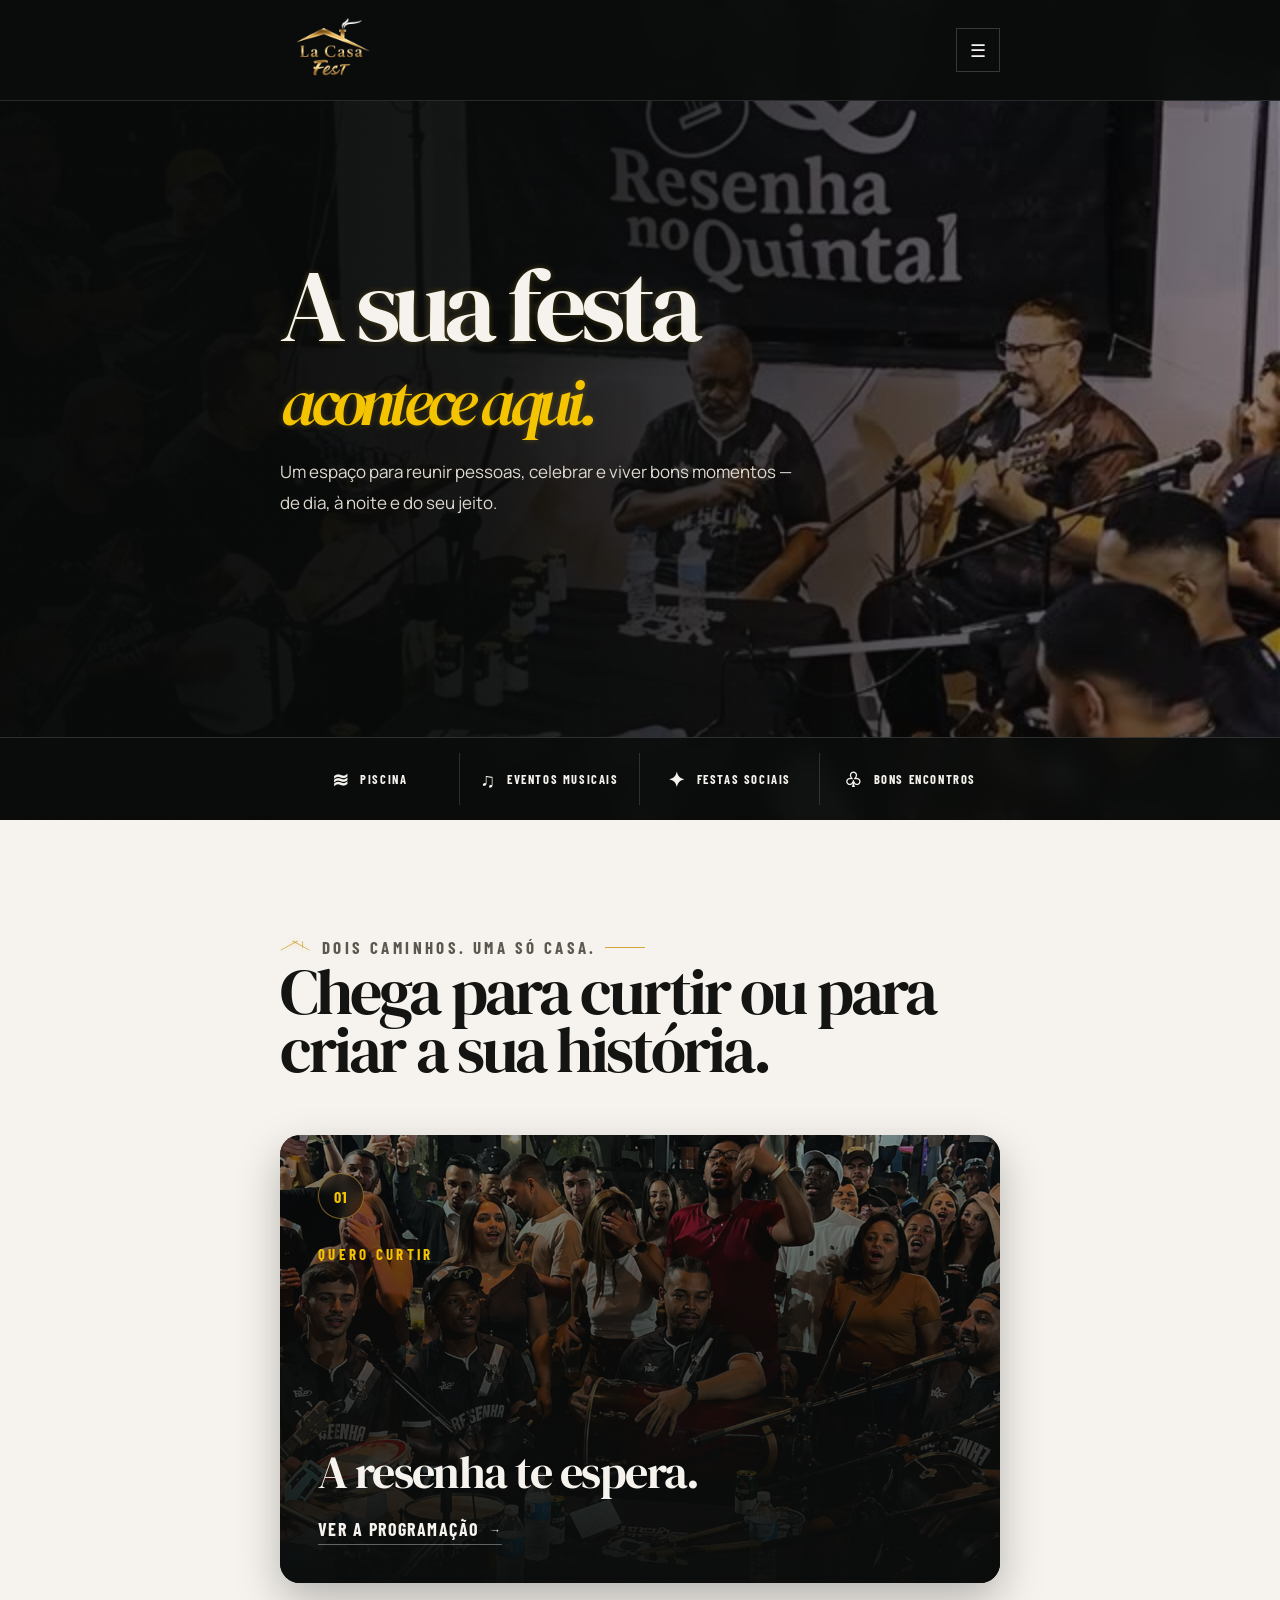
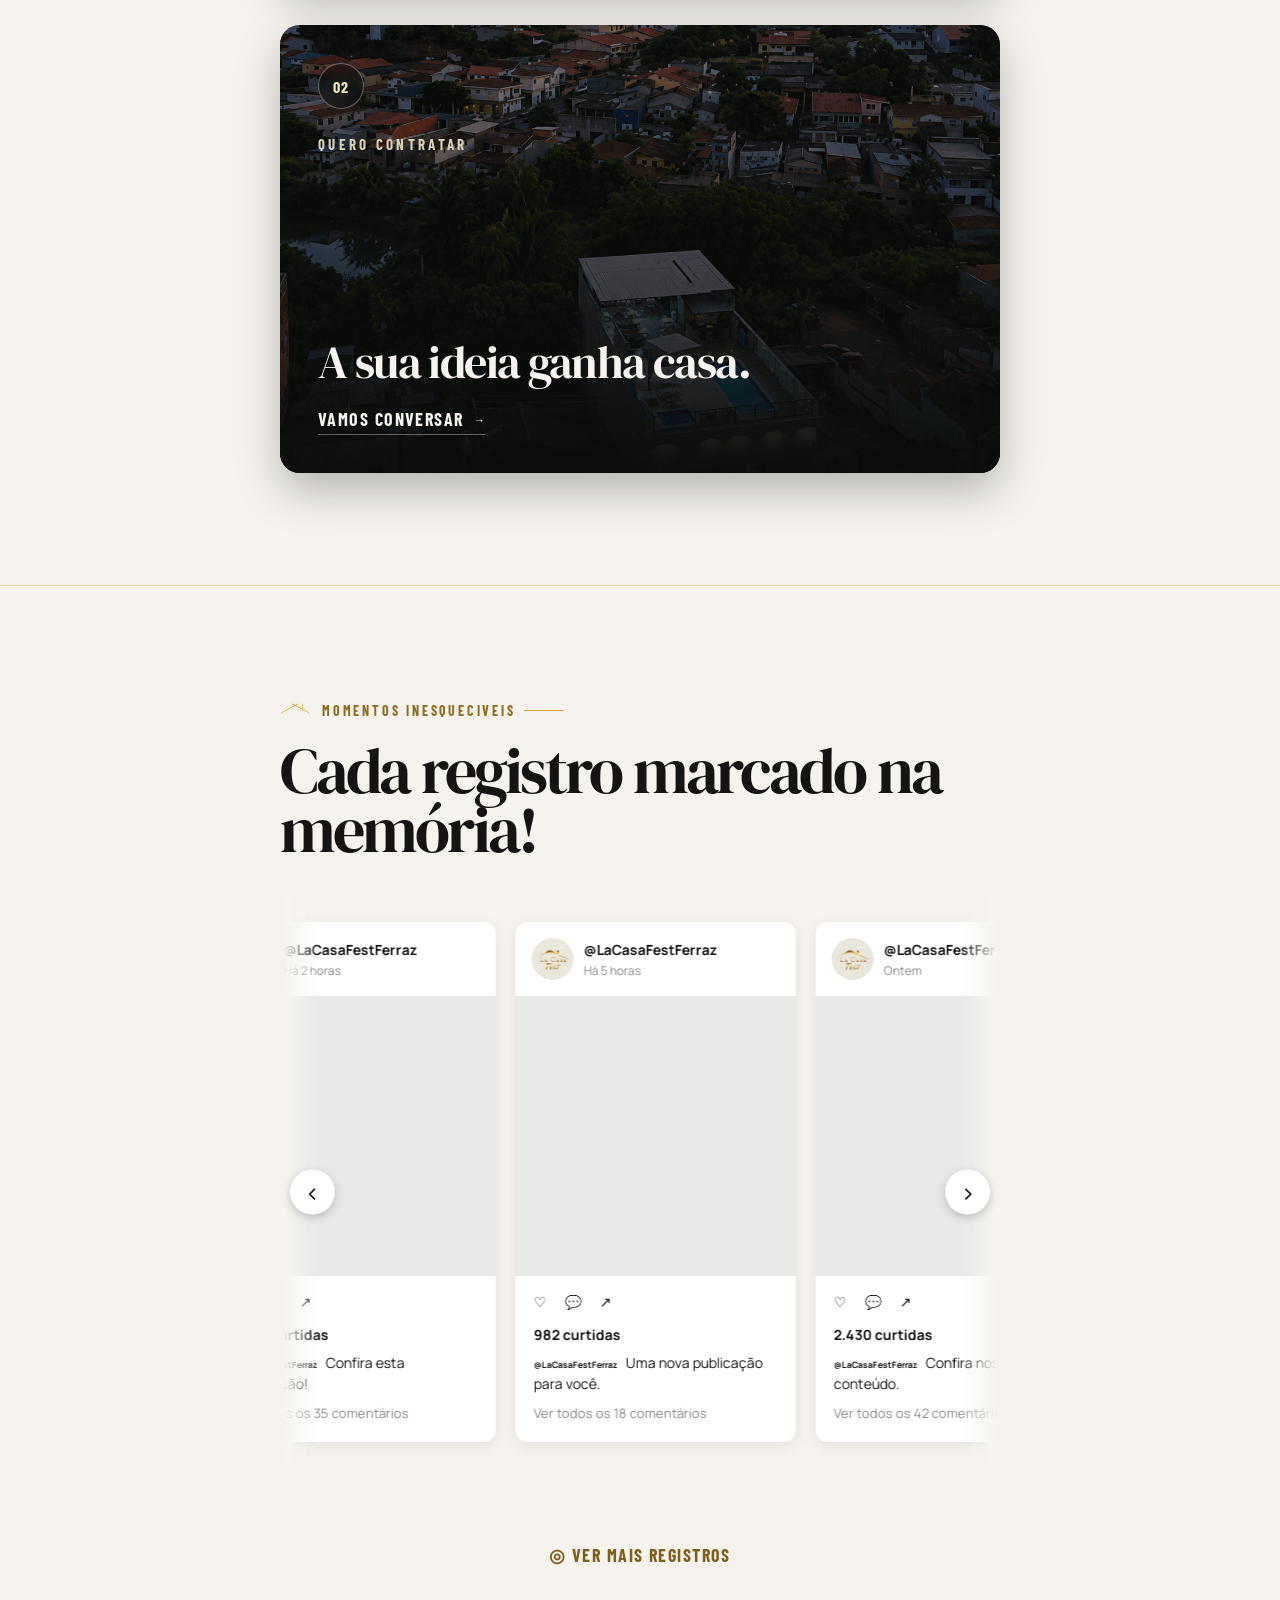
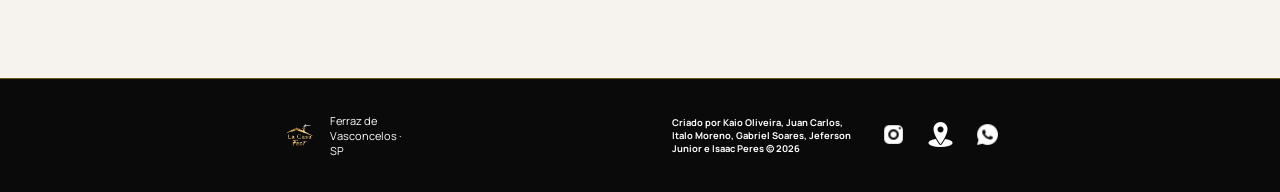
<file: SiteLaCasaFest-main/index.html>
<!doctype html>
<html lang="pt-BR">
  <head>
    <script>
      document.documentElement.classList.add("js-reveal");
    </script>
    <meta charset="UTF-8" />
    <meta name="viewport" content="width=device-width, initial-scale=1.0" />
    <meta
      name="description"
      content="La Casa Fest: espaço para eventos, locações e boas resenhas em Ferraz de Vasconcelos."
    />
    <link rel="icon" type="image/png" href="imagens/LAmLB.jpg" />
    <link rel="stylesheet" href="style.css" />
    <title>La Casa Fest | Ferraz de Vasconcelos</title>
  </head>

  <body>
    <!-- ============================================================
         HEADER / NAV — versão do La Casa Juan (logo + ícone WhatsApp)
         ============================================================ -->
    <header class="site-header header-drawer">
      <div class="site-width header-inner">
        <a
          class="brand"
          href="#inicio"
          aria-label="Ir ao início da La Casa Fest"
        >
          <img
            class="brand-wordmark"
            src="imagens/LAmLB-removebg-preview.png"
            alt="La Casa Fest"
          />
        </a>

        <input class="menu-toggle" id="menu-toggle" type="checkbox" />
        <label
          class="menu-label"
          for="menu-toggle"
          aria-label="Abrir menu"
        ></label>

        <nav class="main-nav" aria-label="Navegação principal">
          <a href="programacao.html">Programação</a>
          <a href="locacoes.html">Eventos e locações</a>
          <a class="nav-orcamento" href="formulario.html">Peça seu orçamento</a>
        </nav>
      </div>
    </header>

    <main>
      <!-- ==========================================================
           HERO — versão do siteLaCasa (vídeo de fim de tarde)
           ========================================================== -->
      <section class="hero" id="inicio" aria-labelledby="hero-title">
        <video
          class="hero-image hero-video"
          src="imagens/video3_melhorado.mp4"
          poster="imagens/lacasafest-galeria-palco.jpg"
          autoplay
          muted
          loop
          playsinline
        ></video>

        <div class="site-width">
          <div class="hero-content reveal">
            <h1 id="hero-title" class="font-display">
              A sua festa<br /><em>acontece aqui.</em>
            </h1>
            <p class="hero-copy">
              Um espaço para reunir pessoas, celebrar e viver bons momentos — de
              dia, à noite e do seu jeito.
            </p>
          </div>
        </div>

        <div class="hero-attributes">
          <div class="site-width attributes-inner reveal-stagger">
            <div class="attribute reveal-scale">≋ <span>Piscina</span></div>
            <div class="attribute reveal-scale">
              ♫ <span>Eventos musicais</span>
            </div>
            <div class="attribute reveal-scale">
              ✦ <span>Festas sociais</span>
            </div>
            <div class="attribute reveal-scale">
              ♧ <span>Bons encontros</span>
            </div>
          </div>
        </div>
      </section>

      <!-- ==========================================================
           DOIS CAMINHOS — versão do Parte Do Isaac
           (numeração em medalhão, cards arredondados e hover elevado)
           ========================================================== -->
      <section class="paper-section" id="rotas" aria-labelledby="rotas-title">
        <div class="site-width">
          <div class="section-head reveal">
            <div>
              <p class="eyebrow">
                <span class="roof-mark"><i></i></span> Dois caminhos. Uma só
                casa.
              </p>
              <h2 class="section-title" id="rotas-title">
                Chega para curtir ou para criar a sua história.
              </h2>
            </div>
          </div>
          <div class="route-grid reveal-stagger">
            <a class="route reveal" href="programacao.html">
              <span class="route-number">01</span>
              <img
                src="imagens/rota-01-curtir.png"
                alt="Roda de samba e público em evento noturno"
              />
              <div class="route-content">
                <span class="route-label">Quero curtir</span>
                <div>
                  <h3>A resenha te espera.</h3>
                  <span class="route-link">Ver a programação <b>→</b></span>
                </div>
              </div>
            </a>
            <a class="route reveal" href="locacoes.html">
              <span class="route-number">02</span>
              <img
                src="imagens/rota-02-contratar.png"
                alt="Piscina e deck da La Casa Fest durante o dia"
              />
              <div class="route-content">
                <span class="route-label">Quero contratar</span>
                <div>
                  <h3>A sua ideia ganha casa.</h3>
                  <span class="route-link">Vamos conversar <b>→</b></span>
                </div>
              </div>
            </a>
          </div>
        </div>
      </section>

      <!-- ==========================================================
           PROGRAMAÇÃO — seção trazida do La Casa Juan
           ========================================================== --><!-- ==========================================================
           GALERIA — carrossel do Jeferson (feed estilo Instagram)
           ========================================================== -->
      <section
        class="paper-section"
        id="galeria"
        aria-labelledby="galeria-title"
      >
        <div class="site-width">
          <div class="gallery-split">
            <div class="gallery-text reveal-left">
              <p class="eyebrow">
                <span class="roof-mark"><i></i></span>Momentos Inesqueciveis
              </p>
              <h2 class="section-title" id="galeria-title">
                Cada registro marcado na memória!
              </h2>
            </div>

            <div class="catalogo reveal-right">
              <button
                class="botao esquerda"
                type="button"
                aria-label="Publicação anterior"
              >
                <
              </button>

              <div
                class="feed"
                id="feed"
                role="region"
                tabindex="0"
                aria-label="Publicações do Instagram da La Casa Fest"
              >
                <div class="feed-trilho" id="trilho">
                  <article class="post">
                    <div class="post-header">
                      <div class="avatar">
                        <img
                          src="imagens/LAmLB-removebg-preview.png"
                          alt=""
                          draggable="false"
                        />
                      </div>
                      <div>
                        <div class="usuario">@LaCasaFestFerraz</div>
                        <div class="data">Há 2 horas</div>
                      </div>
                    </div>
                    <div class="imagem-post">
                      <video
                        src="midia/Gif04.mp4"
                        muted
                        loop
                        playsinline
                        preload="metadata"
                        draggable="false"
                        aria-hidden="true"
                        autoplay
                        muted
                        loop
                        playsinline
                      ></video>
                    </div>
                    <div class="conteudo">
                      <div class="acoes">
                        <span>♡</span><span>💬</span><span>↗</span>
                      </div>
                      <div class="curtidas">1.250 curtidas</div>
                      <div class="legenda">
                        <strong>@LaCasaFestFerraz</strong>
                        Confira esta publicação!
                      </div>
                      <div class="comentarios">Ver todos os 35 comentários</div>
                    </div>
                  </article>

                  <article class="post">
                    <div class="post-header">
                      <div class="avatar">
                        <img
                          src="imagens/LAmLB-removebg-preview.png"
                          alt=""
                          draggable="false"
                        />
                      </div>
                      <div>
                        <div class="usuario">@LaCasaFestFerraz</div>
                        <div class="data">Há 5 horas</div>
                      </div>
                    </div>
                    <div class="imagem-post">
                      <video
                        src="midia/gif01.mp4"
                        muted
                        loop
                        playsinline
                        preload="metadata"
                        draggable="false"
                        aria-hidden="true"
                        autoplay
                        muted
                        loop
                        playsinline
                      ></video>
                    </div>
                    <div class="conteudo">
                      <div class="acoes">
                        <span>♡</span><span>💬</span><span>↗</span>
                      </div>
                      <div class="curtidas">982 curtidas</div>
                      <div class="legenda">
                        <strong>@LaCasaFestFerraz</strong>
                        Uma nova publicação para você.
                      </div>
                      <div class="comentarios">Ver todos os 18 comentários</div>
                    </div>
                  </article>

                  <article class="post">
                    <div class="post-header">
                      <div class="avatar">
                        <img
                          src="imagens/LAmLB-removebg-preview.png"
                          alt=""
                          draggable="false"
                        />
                      </div>
                      <div>
                        <div class="usuario">@LaCasaFestFerraz</div>
                        <div class="data">Ontem</div>
                      </div>
                    </div>
                    <div class="imagem-post">
                      <video
                        src="midia/Gif03.mp4"
                        muted
                        loop
                        playsinline
                        preload="metadata"
                        draggable="false"
                        aria-hidden="true"
                        autoplay
                        muted
                        loop
                        playsinline
                      ></video>
                    </div>
                    <div class="conteudo">
                      <div class="acoes">
                        <span>♡</span><span>💬</span><span>↗</span>
                      </div>
                      <div class="curtidas">2.430 curtidas</div>
                      <div class="legenda">
                        <strong>@LaCasaFestFerraz</strong>
                        Confira nosso novo conteúdo.
                      </div>
                      <div class="comentarios">Ver todos os 42 comentários</div>
                    </div>
                  </article>

                  <article class="post">
                    <div class="post-header">
                      <div class="avatar">
                        <img
                          src="imagens/LAmLB-removebg-preview.png"
                          alt=""
                          draggable="false"
                        />
                      </div>
                      <div>
                        <div class="usuario">@LaCasaFestFerraz</div>
                        <div class="data">Ontem</div>
                      </div>
                    </div>
                    <div class="imagem-post">
                      <video
                        src="midia/Gif02.mp4"
                        muted
                        loop
                        playsinline
                        preload="metadata"
                        draggable="false"
                        aria-hidden="true"
                        autoplay
                        muted
                        loop
                        playsinline
                      ></video>
                    </div>
                    <div class="conteudo">
                      <div class="acoes">
                        <span>♡</span><span>💬</span><span>↗</span>
                      </div>
                      <div class="curtidas">3.120 curtidas</div>
                      <div class="legenda">
                        <strong>@LaCasaFestFerraz</strong>
                        Mais uma publicação especial.
                      </div>
                      <div class="comentarios">Ver todos os 67 comentários</div>
                    </div>
                  </article>

                  <article class="post">
                    <div class="post-header">
                      <div class="avatar">
                        <img
                          src="imagens/LAmLB-removebg-preview.png"
                          alt=""
                          draggable="false"
                        />
                      </div>
                      <div>
                        <div class="usuario">@LaCasaFestFerraz</div>
                        <div class="data">2 dias atrás</div>
                      </div>
                    </div>
                    <div class="imagem-post">
                      <video
                        src="midia/Gif06.mp4"
                        muted
                        loop
                        playsinline
                        preload="metadata"
                        draggable="false"
                        aria-hidden="true"
                        autoplay
                        muted
                        loop
                        playsinline
                      ></video>
                    </div>
                    <div class="conteudo">
                      <div class="acoes">
                        <span>♡</span><span>💬</span><span>↗</span>
                      </div>
                      <div class="curtidas">745 curtidas</div>
                      <div class="legenda">
                        <strong>@LaCasaFestFerraz</strong>
                        Veja esta novidade!
                      </div>
                      <div class="comentarios">Ver todos os 12 comentários</div>
                    </div>
                  </article>

                  <article class="post">
                    <div class="post-header">
                      <div class="avatar">
                        <img
                          src="imagens/LAmLB-removebg-preview.png"
                          alt=""
                          draggable="false"
                        />
                      </div>
                      <div>
                        <div class="usuario">@LaCasaFestFerraz</div>
                        <div class="data">3 dias atrás</div>
                      </div>
                    </div>
                    <div class="imagem-post">
                      <video
                        src="midia/Gif05.mp4"
                        muted
                        loop
                        playsinline
                        preload="metadata"
                        draggable="false"
                        aria-hidden="true"
                        autoplay
                        muted
                        loop
                        playsinline
                      ></video>
                    </div>
                    <div class="conteudo">
                      <div class="acoes">
                        <span>♡</span><span>💬</span><span>↗</span>
                      </div>
                      <div class="curtidas">1.876 curtidas</div>
                      <div class="legenda">
                        <strong>@LaCasaFestFerraz</strong>
                        Conteúdo exclusivo.
                      </div>
                      <div class="comentarios">Ver todos os 29 comentários</div>
                    </div>
                  </article>
                </div>
              </div>

              <button
                class="botao direita"
                type="button"
                aria-label="Próxima publicação"
              >
                >
              </button>
            </div>
          </div>

          <div class="indicador reveal">
            <a
              class="gallery-more"
              href="https://www.instagram.com/lacasafestferraz/"
              target="_blank"
              rel="noreferrer"
              >◎ Ver mais registros</a
            >
          </div>
        </div>
      </section>

      <!-- ==========================================================
           VAMOS CONVERSAR — seção trazida do La Casa Juan
           ========================================================== -->
    </main>

    <!-- ============================================================
         FOOTER — versão do La Casa Juan (logo + ícones sociais)
         ============================================================ -->
    <footer class="site-footer">
      <div class="site-width footer-inner reveal">
        <div class="footer-brand">
          <img src="imagens/LAmLB-removebg-preview.png" alt="La Casa Fest" />
          <div>
            <p>Ferraz de Vasconcelos · SP</p>
          </div>
          <div class="creditos">
            <p>
              <strong
                >Criado por Kaio Oliveira, Juan Carlos, Italo Moreno, Gabriel
                Soares, Jeferson Junior e Isaac Peres © 2026</strong
              >
            </p>
          </div>
        </div>
        <nav class="footer-links" aria-label="Links do rodapé">
          <a
            href="https://www.instagram.com/lacasafestferraz/"
            target="_blank"
            rel="noreferrer"
            aria-label="Instagram"
            ><img src="imagens/Redes Sociais/instagram.png" alt="" /></a
          ><a
            href="https://www.google.com/maps/search/?api=1&query=Av.+Dom+Pedro+II,+320,+Vila+Romanopolis,+Ferraz+de+Vasconcelos+-+SP"
            target="_blank"
            rel="noreferrer"
            aria-label="Como chegar"
            ><img src="imagens/icons8-place-marker-50.png" alt="" /></a
          ><a
            href="https://wa.me/5511977941642"
            target="_blank"
            rel="noreferrer"
            aria-label="WhatsApp"
            ><img src="imagens/Redes Sociais/whatsapp.png" alt=""
          /></a>
        </nav>
      </div>
    </footer>

    <a
      class="mobile-wa"
      href="https://wa.me/5511977941642"
      target="_blank"
      rel="noreferrer"
      >⌕ WhatsApp</a
    >
    <script src="script/carrossel.js"></script>
    <script src="script/reveal.js"></script>
  </body>
</html>
</file>
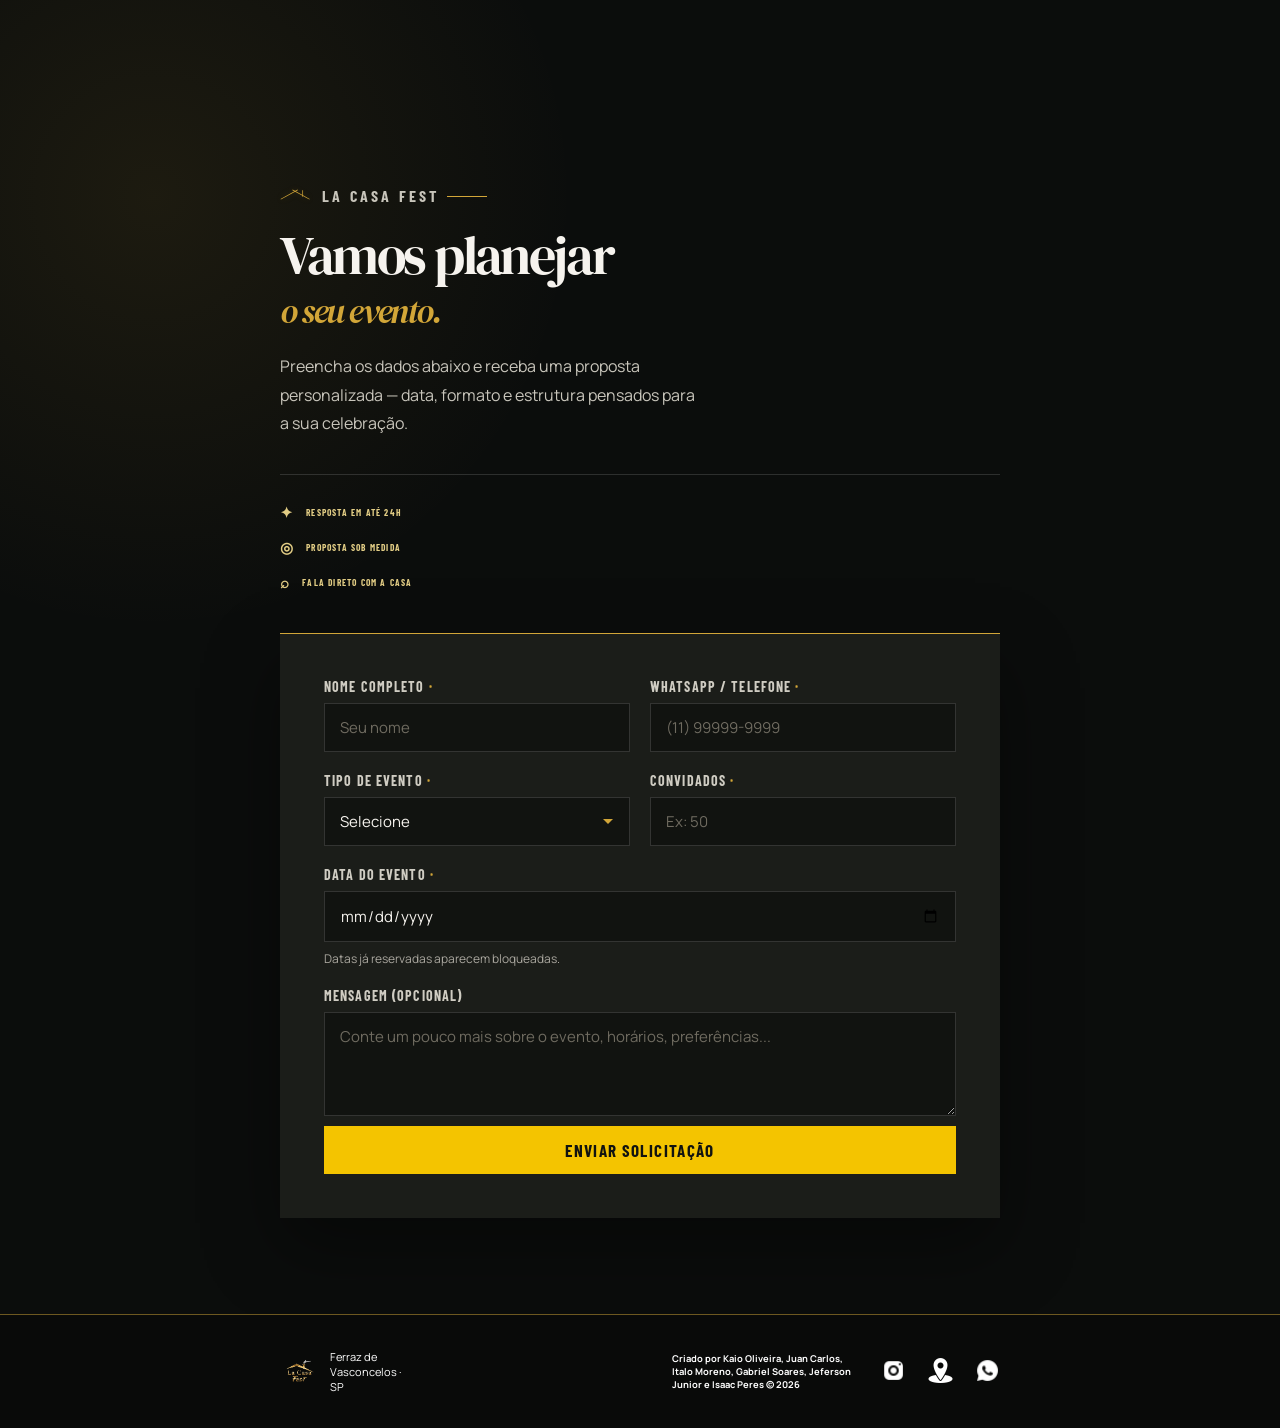
<file: SiteLaCasaFest-main/formulario.html>
<!doctype html>
<html lang="pt-BR">
  <head>
    <script>
      document.documentElement.classList.add("js-reveal");
    </script>
    <meta charset="UTF-8" />
    <meta name="viewport" content="width=device-width, initial-scale=1.0" />
    <meta
      name="description"
      content="La Casa Fest: locações, formatos de evento e solicitação de orçamento em Ferraz de Vasconcelos."
    />
    <link rel="icon" type="image/png" href="imagens/LAmLB.jpg" />
    <link rel="stylesheet" href="style.css" />
    <title>Programação | La Casa Fest</title>
  </head>

  <body>
    <section class="orcamento-section" id="orcamento">
      <div class="site-width orcamento-layout">
        <!-- INTRODUÇÃO -->
        <div class="orcamento-intro reveal-left">
          <p class="eyebrow">
            <span class="roof-mark"><i></i></span>
            La Casa Fest
          </p>

          <h2 class="section-title" id="orcamento-title">
            Vamos planejar<br />
            <em>o seu evento.</em>
          </h2>

          <p>
            Preencha os dados abaixo e receba uma proposta personalizada — data,
            formato e estrutura pensados para a sua celebração.
          </p>

          <div class="orcamento-highlights reveal-stagger">
            <div class="reveal-scale">
              ✦
              <span>Resposta em até 24h</span>
            </div>

            <div class="reveal-scale">
              ◎
              <span>Proposta sob medida</span>
            </div>

            <div class="reveal-scale">
              ⌕
              <span>Fala direto com a casa</span>
            </div>
          </div>
        </div>

        <!-- FORMULÁRIO -->
        <div class="orcamento-card reveal-right" id="formCard">
          <div class="alert alert-error" id="formError" hidden></div>
          <div class="alert alert-success" id="formSuccess" hidden></div>

          <form id="orcamentoForm" autocomplete="on">
            <div class="form-grid">
              <div class="form-group">
                <label for="nome">
                  Nome completo
                  <span class="req">*</span>
                </label>
                <input
                  type="text"
                  id="nome"
                  name="nome"
                  placeholder="Seu nome"
                  required
                  maxlength="120"
                />
              </div>

              <div class="form-group">
                <label for="telefone">
                  WhatsApp / Telefone
                  <span class="req">*</span>
                </label>
                <input
                  type="tel"
                  id="telefone"
                  name="telefone"
                  placeholder="(11) 99999-9999"
                  required
                  maxlength="20"
                />
              </div>

              <div class="form-group">
                <label for="tipoEvento">
                  Tipo de evento
                  <span class="req">*</span>
                </label>
                <select id="tipoEvento" name="tipoEvento" required>
                  <option value="" disabled selected>Selecione</option>
                  <option value="Aniversário">Aniversário</option>
                  <option value="Casamento">Casamento</option>
                  <option value="Confraternização">Confraternização</option>
                  <option value="Formatura">Formatura</option>
                  <option value="Chá de bebê">Chá de bebê</option>
                  <option value="Chá revelação">Chá revelação</option>
                  <option value="Corporativo">Corporativo</option>
                  <option value="Outro">Outro</option>
                </select>
              </div>

              <div class="form-group">
                <label for="quantidadeConvidados">
                  Convidados
                  <span class="req">*</span>
                </label>
                <input
                  type="number"
                  id="quantidadeConvidados"
                  name="quantidadeConvidados"
                  placeholder="Ex: 50"
                  min="1"
                  required
                />
              </div>

              <div class="form-group full">
                <label for="dataEvento">
                  Data do evento
                  <span class="req">*</span>
                </label>
                <input type="date" id="dataEvento" name="dataEvento" required />
                <span class="hint" id="dataHint">
                  Datas já reservadas aparecem bloqueadas.
                </span>
              </div>

              <div class="form-group full">
                <label for="mensagem">Mensagem (opcional)</label>
                <textarea
                  id="mensagem"
                  name="mensagem"
                  placeholder="Conte um pouco mais sobre o evento, horários, preferências..."
                  maxlength="1000"
                ></textarea>
              </div>
            </div>

            <button type="submit" class="button primary" id="btnEnviar">
              Enviar solicitação
            </button>
          </form>

          <!-- PAINEL DE SUCESSO -->
          <div class="success-panel" id="successPanel" hidden>
            <div class="success-icon">✓</div>
            <h3>Solicitação enviada!</h3>
            <p>Recebemos seu pedido de orçamento.</p>
            <p class="success-note">Para agilizar, fale conosco no WhatsApp:</p>
            <a
              href="#"
              class="button whatsapp"
              id="btnWhatsapp"
              target="_blank"
              rel="noopener"
            >
              <svg
                width="20"
                height="20"
                viewBox="0 0 24 24"
                fill="currentColor"
              >
                <path
                  d="M17.472 14.382c-.297-.149-1.758-.867-2.03-.967-.273-.099-.471-.148-.67.15-.197.297-.767.966-.94 1.164-.173.199-.347.223-.644.075-.297-.15-1.255-.463-2.39-1.475-.883-.788-1.48-1.761-1.653-2.059-.173-.297-.018-.458.13-.606.134-.133.298-.347.446-.52.149-.174.198-.298.198-.497.099-.198.05-.371-.025-.52-.075-.149-.669-1.612-.916-2.207-.242-.579-.487-.5-.669-.51-.173-.008-.371-.01-.57-.01-.198 0-.52.074-.792.372-.272.297-1.04 1.016-1.04 2.479 0 1.462 1.065 2.875 1.213 3.074.149.198 2.096 3.2 5.077 4.487.709.306 1.262.489 1.694.625.712.227 1.36.195 1.871.118.571-.085 1.758-.719 2.006-1.413.248-.694.248-1.289.173-1.413-.074-.124-.272-.198-.57-.347m-5.421 7.403h-.004a9.87 9.87 0 01-5.031-1.378l-.361-.214-3.741.982.998-3.648-.235-.374a9.86 9.86 0 01-1.51-5.26c.001-5.45 4.436-9.884 9.888-9.884 2.64 0 5.122 1.03 6.988 2.898a9.825 9.825 0 012.893 6.994c-.003 5.45-4.435 9.884-9.85 9.884m8.413-18.297A11.815 11.815 0 0012.05 0C5.495 0 .16 5.335.157 11.892c0 2.096.547 4.142 1.588 5.945L.057 24l6.305-1.654a11.882 11.882 0 005.683 1.448h.005c6.554 0 11.89-5.335 11.893-11.893a11.821 11.821 0 00-3.48-8.413z"
                />
              </svg>
              Abrir WhatsApp
            </a>
            <button type="button" class="button ghost" id="btnNovo">
              Fazer outra solicitação
            </button>
          </div>
        </div>
      </div>
    </section>

    <!-- ============================================================
       FOOTER — mesmo padrão das outras páginas (logo + ícones sociais)
       ============================================================ -->
    <footer class="site-footer">
      <div class="site-width footer-inner reveal">
        <div class="footer-brand">
          <img src="imagens/LAmLB-removebg-preview.png" alt="La Casa Fest" />
          <div>
            <p>Ferraz de Vasconcelos · SP</p>
          </div>
          <div class="creditos">
            <p>
              <strong
                >Criado por Kaio Oliveira, Juan Carlos, Italo Moreno, Gabriel
                Soares, Jeferson Junior e Isaac Peres © 2026</strong
              >
            </p>
          </div>
        </div>
        <nav class="footer-links" aria-label="Links do rodapé">
          <a
            href="https://www.instagram.com/lacasafestferraz/"
            target="_blank"
            rel="noreferrer"
            aria-label="Instagram"
            ><img src="imagens/Redes Sociais/instagram.png" alt="" /></a
          ><a
            href="https://www.google.com/maps/search/?api=1&query=Av.+Dom+Pedro+II,+320,+Vila+Romanopolis,+Ferraz+de+Vasconcelos+-+SP"
            target="_blank"
            rel="noreferrer"
            aria-label="Como chegar"
            ><img src="imagens/icons8-place-marker-50.png" alt="" /></a
          ><a
            href="https://wa.me/5511977941642"
            target="_blank"
            rel="noreferrer"
            aria-label="WhatsApp"
            ><img src="imagens/Redes Sociais/whatsapp.png" alt=""
          /></a>
        </nav>
      </div>
    </footer>

    <a
      class="mobile-wa"
      href="https://wa.me/5511977941642"
      target="_blank"
      rel="noreferrer"
      >WhatsApp</a
    >
    <script src="script/formulario.js"></script>
    <script src="script/reveal.js"></script>
  </body>
</html>
</file>
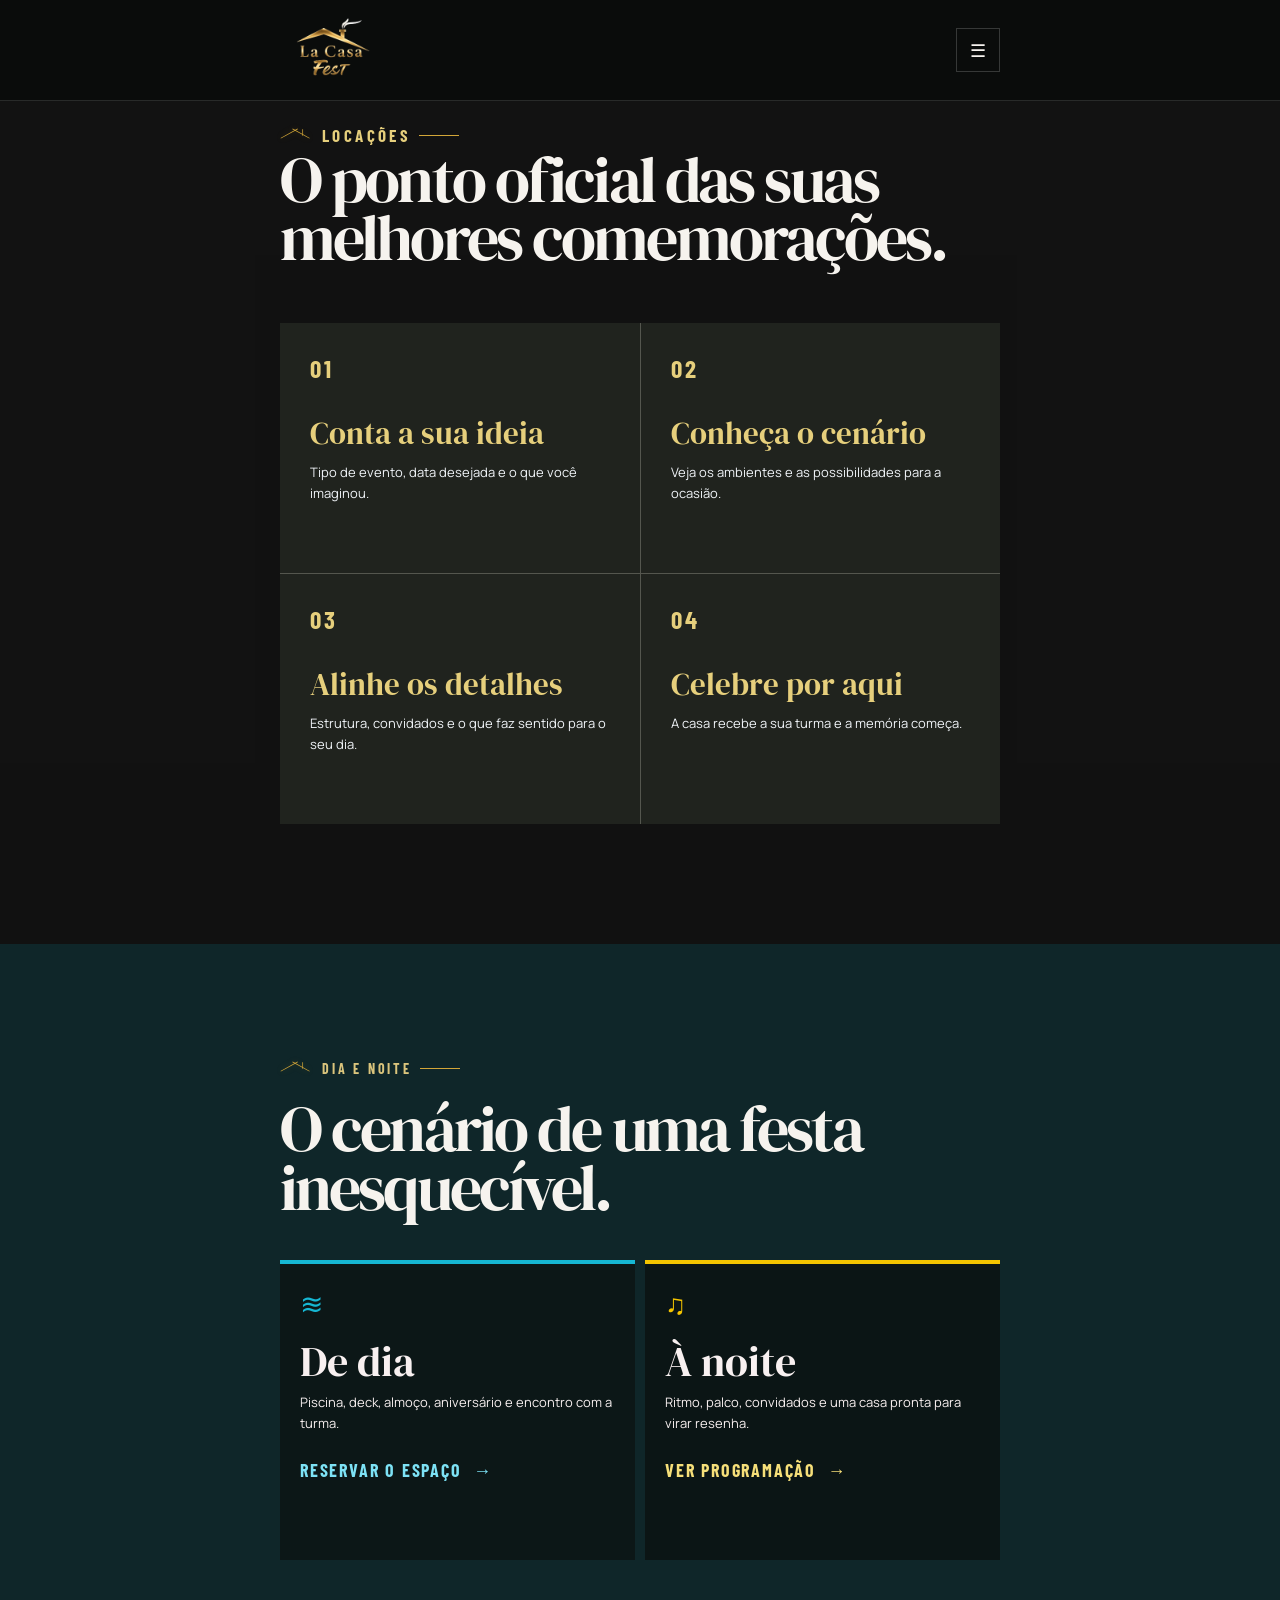
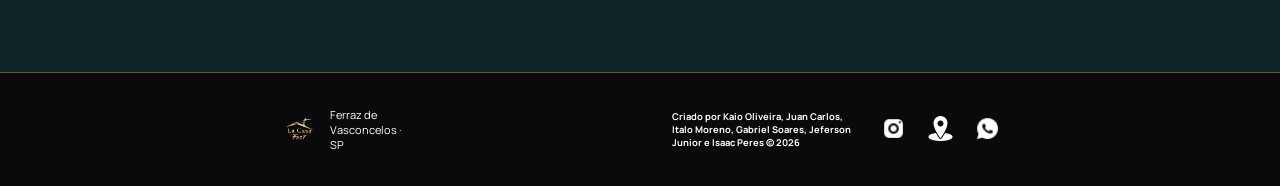
<file: SiteLaCasaFest-main/locacoes.html>
<!doctype html>
<html lang="pt-BR">
  <head>
    <script>
      document.documentElement.classList.add("js-reveal");
    </script>
    <meta charset="UTF-8" />
    <meta name="viewport" content="width=device-width, initial-scale=1.0" />
    <meta
      name="description"
      content="La Casa Fest: locações, formatos de evento e solicitação de orçamento em Ferraz de Vasconcelos."
    />
    <link rel="icon" type="image/png" href="imagens/LAmLB.jpg" />
    <link rel="stylesheet" href="style.css" />
    <title>Programação | La Casa Fest</title>
  </head>

  <body>
    <!-- ============================================================
         HEADER / NAV — mesmo padrão da home (logo + ícone WhatsApp)
         Os links da navegação apontam de volta para as seções da home.
         ============================================================ -->
    <main>
      <header class="site-header">
        <div class="site-width header-inner">
          <a
            class="brand"
            href="index.html#inicio"
            aria-label="Ir ao início da La Casa Fest"
          >
            <img
              class="brand-wordmark"
              src="imagens/LAmLB-removebg-preview.png"
              alt="La Casa Fest"
            />
          </a>
          <input class="menu-toggle" id="menu-toggle" type="checkbox" />
          <label
            class="menu-label"
            for="menu-toggle"
            aria-label="Abrir menu"
          ></label>
          <nav class="main-nav" aria-label="Navegação principal">
            <a href="programacao.html">Programação</a>
            <a href="locacoes.html">Eventos e locações</a>
            <a class="nav-orcamento" href="formulario.html"
              >Peça seu orçamento</a
            >
          </nav>
        </div>
      </header>
      <section
        class="dark-section"
        id="locacoes"
        aria-labelledby="locacoes-title"
      >
        <div class="site-width">
          <div class="section-head reveal">
            <div>
              <p class="eyebrow light">
                <span class="roof-mark"><i></i></span> Locações
              </p>
              <h2 class="section-title" id="locacoes-title">
                O ponto oficial das suas melhores comemorações.
              </h2>
            </div>
          </div>
          <div class="process-grid reveal-stagger">
            <div class="process-step reveal">
              <span class="process-number">01</span>
              <h3>Conta a sua ideia</h3>
              <p>Tipo de evento, data desejada e o que você imaginou.</p>
            </div>
            <div class="process-step reveal">
              <span class="process-number">02</span>
              <h3>Conheça o cenário</h3>
              <p>Veja os ambientes e as possibilidades para a ocasião.</p>
            </div>
            <div class="process-step reveal">
              <span class="process-number">03</span>
              <h3>Alinhe os detalhes</h3>
              <p>Estrutura, convidados e o que faz sentido para o seu dia.</p>
            </div>
            <div class="process-step reveal">
              <span class="process-number">04</span>
              <h3>Celebre por aqui</h3>
              <p>A casa recebe a sua turma e a memória começa.</p>
            </div>
          </div>
        </div>
      </section>
      <section
        class="blue-section"
        id="momentos"
        aria-labelledby="moments-title"
      >
        <div class="site-width moments-layout">
          <div class="reveal-left">
            <p class="eyebrow light">
              <span class="roof-mark"><i></i></span> Dia e noite
            </p>
            <h2 class="section-title" id="moments-title">
              O cenário de uma festa inesquecível.
            </h2>
          </div>
          <div class="moments-cards reveal-stagger">
            <article class="moment-card reveal-scale">
              <span>≋</span>
              <h3>De dia</h3>
              <p>Piscina, deck, almoço, aniversário e encontro com a turma.</p>
              <a href="formulario.html">Reservar o espaço&nbsp; →</a>
            </article>
            <article class="moment-card reveal-scale">
              <span>♫</span>
              <h3>À noite</h3>
              <p>
                Ritmo, palco, convidados e uma casa pronta para virar resenha.
              </p>
              <a href="programacao.html">Ver programação&nbsp; →</a>
            </article>
          </div>
        </div>
      </section>
    </main>

    <!-- ============================================================
         FOOTER — mesmo padrão da home (logo + ícones sociais)
         ============================================================ -->
    <footer class="site-footer">
      <div class="site-width footer-inner reveal">
        <div class="footer-brand">
          <img src="imagens/LAmLB-removebg-preview.png" alt="La Casa Fest" />
          <div>
            <p>Ferraz de Vasconcelos · SP</p>
          </div>
          <div class="creditos">
            <p>
              <strong
                >Criado por Kaio Oliveira, Juan Carlos, Italo Moreno, Gabriel
                Soares, Jeferson Junior e Isaac Peres © 2026</strong
              >
            </p>
          </div>
        </div>
        <nav class="footer-links" aria-label="Links do rodapé">
          <a
            href="https://www.instagram.com/lacasafestferraz/"
            target="_blank"
            rel="noreferrer"
            aria-label="Instagram"
            ><img src="imagens/Redes Sociais/instagram.png" alt="" /></a
          ><a
            href="https://www.google.com/maps/search/?api=1&query=Av.+Dom+Pedro+II,+320,+Vila+Romanopolis,+Ferraz+de+Vasconcelos+-+SP"
            target="_blank"
            rel="noreferrer"
            aria-label="Como chegar"
            ><img src="imagens/icons8-place-marker-50.png" alt="" /></a
          ><a
            href="https://wa.me/5511977941642"
            target="_blank"
            rel="noreferrer"
            aria-label="WhatsApp"
            ><img src="imagens/Redes Sociais/whatsapp.png" alt=""
          /></a>
        </nav>
      </div>
    </footer>

    <a
      class="mobile-wa"
      href="https://wa.me/5511977941642"
      target="_blank"
      rel="noreferrer"
      ><img src="imagens/Redes Sociais/whatsapp.png" alt=""> WhatsApp</a
    >

    <script src="script/reveal.js"></script>
  </body>
</html>
</file>
<file: SiteLaCasaFest-main/style.css>
/* La Casa Fest - versao unificada (base siteLaCasa + nav/footer/secoes do La Casa Juan) */

/*
 * La Casa Fest — Ouro de Quintal
 * Implementação estática: apenas HTML + CSS. A casa é estável; agenda e CTAs ganham energia.
 */
@import url("https://fonts.googleapis.com/css2?family=Barlow+Condensed:wght@500;600;700&family=DM+Serif+Display:ital@0;1&family=Manrope:wght@400;500;600;700;800&display=swap");

:root {
  --charcoal: #0b0d0c;
  --ink: #111310;
  --paper: #f6f3ee;
  --paper-deep: #e9e6dc;
  --gold: #d2a638;
  --yellow: #f4c400;
  --cyan: #16b7d3;
  --muted: #aaa79f;
  --line-dark: rgba(255, 255, 255, 0.14);
  --line-light: #bbb7aa;
  --ease-out: cubic-bezier(0.23, 1, 0.32, 1);
}

* {
  padding: 0;
  margin: 0;
  font-size: 62.5%;
  box-sizing: border-box;
}

html {
  scroll-behavior: smooth;
  overflow-x: hidden;
}

body {
  margin: 0;
  overflow-x: hidden;
  background: var(--charcoal);
  color: var(--paper);
  font-family: Manrope, Arial, sans-serif;
  text-rendering: optimizeLegibility;
}

a {
  color: inherit;
}

button,
input,
select,
textarea {
  font: inherit;
}

button,
a,
input,
select,
textarea {
  outline-offset: 0.4rem;
}

::selection {
  background: var(--yellow);
  color: var(--ink);
}

.font-display {
  font-family: "DM Serif Display", Georgia, serif;
}

.font-condensed {
  font-family: "Barlow Condensed", Impact, sans-serif;
}

.site-width {
  width: min(144rem, calc(100% - 6.4rem));
  margin: 0 auto;
}

.site-header {
  position: fixed;
  inset: 0 0 auto;
  z-index: 1000;
  border-bottom: 0.1rem solid rgba(255, 255, 255, 0.12);
  background: rgba(11, 13, 12, 0.96);
  backdrop-filter: blur(1.8rem);
}

.header-inner {
  min-height: 8rem;
  display: flex;
  align-items: center;
  justify-content: space-between;
  gap: 2.4rem;
}

.brand {
  display: inline-flex;
  align-items: center;
  gap: 1.2rem;
  text-decoration: none;
}

.brand-symbol {
  width: 4rem;
  height: 4rem;
  object-fit: contain;
}

.brand-wordmark {
  width: 10rem;
  height: 10rem;
  object-fit: contain;
}

/* =========================================================
   NAVBAR
   Links centralizados entre logo e botão
   ========================================================= */

.main-nav {
  position: relative;
  display: flex;
  align-items: center;
  justify-content: center;
  flex: 1;
  gap: 3rem;
  font-size: 2.5rem;
  font-weight: 800;
}

.main-nav>a:not(.nav-orcamento) {
  position: relative;
  display: inline-block;
  padding: 0.7rem 0;
  color: var(--paper);
  text-decoration: none;
  transition: color 220ms ease;
}

.main-nav>a:not(.nav-orcamento)::after {
  content: "";
  position: absolute;
  left: 0;
  bottom: 0;
  width: 100%;
  height: 0.2rem;
  background: var(--gold);
  transform: scaleX(0);
  transform-origin: left center;
  transition: transform 320ms var(--ease-out);
}

.main-nav>a:not(.nav-orcamento):hover::after {
  transform: scaleX(1);
}

.main-nav>a:not(.nav-orcamento):hover {
  color: #f7dc8a;
}

.header-cta,
.button {
  display: inline-flex;
  align-items: center;
  justify-content: center;
  gap: 1.4rem;
  min-height: 4.8rem;
  padding: 0 1.9rem;
  border: 0.1rem solid var(--gold);
  font-family: "Barlow Condensed", sans-serif;
  font-size: 1.7rem;
  font-weight: 700;
  letter-spacing: 0.08em;
  text-transform: uppercase;
  text-decoration: none;
  transition:
    transform 160ms var(--ease-out),
    background-color 160ms ease-out,
    color 160ms ease-out;
}

.header-cta:hover,
.button:hover {
  background: var(--gold);
  color: var(--ink);
}

.header-cta:active,
.button:active {
  transform: scale(0.97);
}

/* Botão "Peça seu orçamento" */
.main-nav .nav-orcamento {
  display: inline-flex;
  position: absolute;
  right: 0;
  top: 50%;
  transform: translateY(-50%);
  align-items: center;
  justify-content: center;
  height: 4.4rem;
  padding: 0 2.1rem;
  margin-left: 0;
  background: var(--yellow);
  border: 0.1rem solid var(--yellow);
  color: var(--ink);
  font-family: "Barlow Condensed", sans-serif;
  font-size: 1.6rem;
  font-weight: 700;
  letter-spacing: 0.06em;
  text-transform: uppercase;
  text-decoration: none;
  transition:
    transform 160ms var(--ease-out),
    background-color 160ms ease-out,
    border-color 160ms ease-out;
}

.main-nav .nav-orcamento:hover {
  background: #ffe04c;
  border-color: #ffe04c;
  color: var(--ink);
}

.main-nav .nav-orcamento:active {
  transform: translateY(-50%) scale(0.97);
}

.menu-toggle,
.menu-label {
  display: none;
}

.roof-mark {
  position: relative;
  display: inline-block;
  width: 4.2rem;
  height: 2.4rem;
  flex: 0 0 auto;
}

.roof-mark:before,
.roof-mark:after {
  content: "";
  position: absolute;
  bottom: 0.7rem;
  width: 2.7rem;
  height: 0.1rem;
  background: var(--gold);
  box-shadow: 0 0 1rem rgba(210, 166, 56, 0.3);
}

.roof-mark:before {
  left: 0.1rem;
  transform: rotate(-29deg);
  transform-origin: left;
}

.roof-mark:after {
  right: 0.1rem;
  transform: rotate(29deg);
  transform-origin: right;
}

.roof-mark i {
  position: absolute;
  right: 1rem;
  bottom: 1.1rem;
  width: 0.1rem;
  height: 0.9rem;
  background: var(--gold);
}

.eyebrow {
  display: flex;
  align-items: center;
  gap: 0.8rem;
  margin: 0 0 2rem;
  font-family: "Barlow Condensed", sans-serif;
  font-size: 1.4rem;
  font-weight: 700;
  letter-spacing: 0.2em;
  text-transform: uppercase;
  color: #8d6d23;
}

.eyebrow.light {
  color: #dac47c;
}

.eyebrow .roof-mark {
  transform: scale(0.72);
  transform-origin: left center;
  margin-right: -0.8rem;
}

.eyebrow:after {
  content: "";
  display: block;
  width: 4rem;
  height: 0.1rem;
  background: var(--gold);
}

.hero {
  position: relative;
  min-height: 97rem;
  display: flex;
  align-items: flex-end;
  overflow: hidden;
  padding: 8rem 0 11.8rem;
  isolation: isolate;
}

.hero-image {
  position: absolute;
  inset: 0;
  z-index: -3;
  width: 100%;
  height: 100%;
  object-fit: cover;
  object-position: 67% center;
}

.hero:before {
  content: "";
  position: absolute;
  inset: 0;
  z-index: -2;
  background: linear-gradient(90deg,
      rgba(8, 10, 9, 0.99) 0%,
      rgba(8, 10, 9, 0.91) 37%,
      rgba(8, 10, 9, 0.45) 66%,
      rgba(8, 10, 9, 0.08) 100%);
}

.hero:after {
  content: "";
  position: absolute;
  inset: 0;
  z-index: -1;
  opacity: 0.3;
  background-image: radial-gradient(circle at 20% 20%,
      rgba(255, 255, 255, 0.04) 0 0.1rem,
      transparent 0.13rem);
  background-size: 1.7rem 1.7rem;
}

.hero-content {
  max-width: 69rem;
  position: relative;
  bottom: 15rem;
}

.hero-motif {
  display: flex;
  align-items: center;
  gap: 1.8rem;
  margin-bottom: 1.5rem;
}

.hero-motif .roof-mark {
  transform: scale(1.25);
  transform-origin: left center;
}

.hero-motif span {
  width: 9.6rem;
  height: 0.1rem;
  background: rgba(210, 166, 56, 0.72);
}

.location {
  display: inline-flex;
  align-items: center;
  gap: 1rem;
  margin: 0 0 2.4rem;
  padding: 1rem 0;
  border-top: 0.1rem solid rgba(210, 166, 56, 0.65);
  border-bottom: 0.1rem solid rgba(210, 166, 56, 0.65);
  font-family: "Barlow Condensed", sans-serif;
  font-size: 1.6rem;
  font-weight: 700;
  letter-spacing: 0.23em;
  text-transform: uppercase;
  color: #e7d18b;
}

.location svg {
  width: 1.6rem;
  height: 1.6rem;
}

h1,
h2,
h3,
p {
  margin-top: 0;
}

.hero h1 {
  margin-bottom: 2.5rem;
  font-size: clamp(6.8rem, 8vw, 13.2rem);
  font-weight: 400;
  line-height: 0.82;
  letter-spacing: -0.06em;
}

.hero h1 em {
  color: var(--yellow);
  font-style: italic;
}

.hero-copy {
  max-width: 53rem;
  margin-bottom: 3.4rem;
  color: #ded9cf;
  font-size: 1.7rem;
  line-height: 1.8;
}

.hero-actions {
  display: flex;
  flex-wrap: wrap;
  gap: 1.2rem;
}

.button.primary {
  background: var(--yellow);
  border-color: var(--yellow);
  color: var(--ink);
}

.button.primary:hover {
  background: #ffe04c;
  border-color: #ffe04c;
}

.button.ghost {
  background: rgba(11, 13, 12, 0.3);
  color: var(--paper);
  width: 22rem;
  height: 10rem;
  display: flex;
  gap: 2rem;
}

.button.ghost:hover {
  background: var(--gold);
  border-color: var(--gold);
}

.hero-down {
  display: inline-flex;
  align-items: center;
  gap: 1.2rem;
  margin-top: 3.4rem;
  color: #d8d1c4;
  font-size: 1.3rem;
  font-weight: 700;
  text-decoration: none;
}

.hero-down span {
  display: grid;
  place-items: center;
  width: 3.2rem;
  height: 3.2rem;
  border: 0.1rem solid rgba(255, 255, 255, 0.22);
}

.hero-down svg {
  width: 1.5rem;
}

.hero-attributes {
  position: absolute;
  inset: auto 0 0;
  border-top: 0.1rem solid rgba(255, 255, 255, 0.15);
  background: rgba(11, 13, 12, 0.9);
  backdrop-filter: blur(1rem);
  padding-top: 1.5rem;
  padding-bottom: 1.5rem;
}

.attributes-inner {
  display: grid;
  grid-template-columns: repeat(4, 1fr);
}

.attribute {
  display: flex;
  align-items: center;
  justify-content: center;
  gap: 1rem;
  min-height: 5.2rem;
  border-right: 0.1rem solid var(--line-dark);
  font-family: "Barlow Condensed", sans-serif;
  font-size: 2rem;
  font-weight: 700;
  letter-spacing: 0.08em;
  text-transform: uppercase;
}

.attribute:last-child {
  border-right: 0;
}

.attribute svg {
  width: 1.6rem;
  color: var(--gold);
}

.paper-section {
  background: var(--paper);
  color: #141512;
  padding: 11.2rem 0;
}

.dark-section {
  background: #101210;
  padding: 11.2rem 0;
}

.cream-section {
  background: var(--paper-deep);
  color: #151613;
  padding: 11.2rem 0;
}

.section-head {
  display: flex;
  align-items: flex-end;
  justify-content: space-between;
  gap: 4.8rem;
}

.section-head>div:first-child {
  max-width: 71rem;
}

.section-head p {
  max-width: 61rem;
  margin: 0;
  color: #5c584f;
  font-size: 1.7rem;
  line-height: 1.8;
}

.dark-section .section-head p {
  color: #c8c5bb;
}

.section-title {
  margin: 0;
  font-family: "DM Serif Display", Georgia, serif;
  font-size: clamp(4.8rem, 5vw, 7.4rem);
  font-weight: 400;
  line-height: 0.92;
  letter-spacing: -0.045em;
}

.route-grid {
  display: grid;
  grid-template-columns: repeat(2, 1fr);
  gap: 2.8rem;
  margin-top: 5.5rem;
}

.route {
  position: relative;
  display: block;
  min-height: 43rem;
  overflow: hidden;
  border-radius: 2rem;
  padding: 3.8rem;
  color: var(--paper);
  background: #111310;
  text-align: left;
  text-decoration: none;
  box-shadow: 0 1.8rem 4.4rem rgba(0, 0, 0, 0.26);
  transition:
    transform 420ms var(--ease-out),
    box-shadow 420ms var(--ease-out);
}

.route:hover {
  transform: translateY(-0.8rem);
  box-shadow: 0 3rem 6.4rem rgba(0, 0, 0, 0.4);
}

.route img {
  position: absolute;
  inset: 0;
  width: 100%;
  height: 100%;
  object-fit: cover;
  opacity: 0.6;
  transform: scale(1.03);
  transition:
    transform 650ms var(--ease-out),
    opacity 400ms ease-out;
}

.route:hover img {
  transform: scale(1.1);
  opacity: 0.72;
}

.route:after {
  content: "";
  position: absolute;
  inset: 0;
  background: linear-gradient(0deg,
      rgba(11, 13, 12, 0.97) 0%,
      rgba(11, 13, 12, 0.58) 46%,
      rgba(11, 13, 12, 0.12) 100%);
}

.route-number {
  position: relative;
  z-index: 1;
  display: inline-flex;
  align-items: center;
  justify-content: center;
  width: 4.6rem;
  height: 4.6rem;
  margin-bottom: 2.6rem;
  border: 0.1rem solid rgba(210, 166, 56, 0.55);
  border-radius: 50%;
  background: rgba(11, 13, 12, 0.55);
  backdrop-filter: blur(0.4rem);
  font-family: "Barlow Condensed", sans-serif;
  font-size: 1.6rem;
  font-weight: 700;
  letter-spacing: 0.04em;
  color: var(--yellow);
}

.route:last-child .route-number {
  color: #f3e6b8;
  border-color: rgba(255, 255, 255, 0.35);
}

.route-content {
  position: relative;
  z-index: 1;
  min-height: 30rem;
  display: flex;
  flex-direction: column;
  justify-content: space-between;
}

.route-label {
  font-family: "Barlow Condensed", sans-serif;
  font-size: 1.5rem;
  font-weight: 700;
  letter-spacing: 0.22em;
  text-transform: uppercase;
  color: var(--yellow);
}

.route:last-child .route-label {
  color: #d9d2b8;
}

.route h3 {
  margin: 1.6rem 0 2.4rem;
  font-family: "DM Serif Display", Georgia, serif;
  font-size: 4.6rem;
  font-weight: 400;
  line-height: 0.98;
  letter-spacing: -0.035em;
}

.route-link {
  display: inline-flex;
  align-items: center;
  gap: 1rem;
  padding-bottom: 0.4rem;
  border-bottom: 0.1rem solid rgba(255, 255, 255, 0.35);
  font-family: "Barlow Condensed", sans-serif;
  font-size: 1.8rem;
  font-weight: 700;
  letter-spacing: 0.08em;
  text-transform: uppercase;
  transition:
    gap 220ms var(--ease-out),
    border-color 220ms ease-out;
}

.route-link b {
  display: inline-block;
  transition: transform 220ms var(--ease-out);
}

.route:hover .route-link {
  gap: 1.6rem;
  border-color: var(--gold);
}

.route:hover .route-link b {
  transform: translateX(0.4rem);
}

.agenda-layout {
  display: grid;
  grid-template-columns: 1.06fr 0.94fr;
  gap: 2rem;
  margin-top: 5.5rem;
}

.event-feature {
  position: relative;
  min-height: 50rem;
  overflow: hidden;
  border: 0.1rem solid var(--line-dark);
  isolation: isolate;
}

.event-feature video {
  position: absolute;
  inset: 0;
  width: 100%;
  height: 97%;
  object-fit: cover;
  object-position: center;
  opacity: 0.86;
  z-index: -1;
}

.event-feature:after {
  content: "";
  position: absolute;
  inset: 0;
  background: linear-gradient(0deg,
      #050605 0%,
      rgba(5, 6, 5, 0.36) 60%,
      transparent 100%);
  z-index: 0;
}

.event-info {
  position: relative;
  z-index: 1;
  min-height: 50rem;
  display: flex;
  flex-direction: column;
  justify-content: flex-end;
  padding: 4rem;
}

.event-tag {
  display: inline-flex;
  align-items: center;
  gap: 0.8rem;
  width: max-content;
  padding: 0.6rem 1rem;
  background: var(--yellow);
  color: var(--ink);
  font-family: "Barlow Condensed", sans-serif;
  font-size: 1.4rem;
  font-weight: 700;
  letter-spacing: 0.1em;
  text-transform: uppercase;
}

.event-info h3 {
  margin: 1.8rem 0 1rem;
  font-family: "DM Serif Display", Georgia, serif;
  font-size: 5.4rem;
  font-weight: 400;
  line-height: 0.9;
  letter-spacing: -0.04em;
}

.event-info p {
  max-width: 42rem;
  margin: 0;
  color: #e5dfd3;
  font-size: 1.5rem;
  line-height: 1.7;
}

.agenda-panel {
  display: flex;
  flex-direction: column;
  justify-content: space-between;
  padding: 4rem;
  border-top: 0.1rem solid var(--gold);
  background: #1b1d19;
}

.agenda-kicker {
  font-family: "Barlow Condensed", sans-serif;
  font-size: 1.6rem;
  font-weight: 700;
  letter-spacing: 0.18em;
  text-transform: uppercase;
  color: #e2cd85;
}

.agenda-panel h3 {
  margin: 1.8rem 0 0;
  font-family: "DM Serif Display", Georgia, serif;
  font-size: 4.2rem;
  font-weight: 400;
  line-height: 0.95;
  letter-spacing: -0.035em;
}

.agenda-panel p {
  max-width: 50rem;
  margin: 2.5rem 0 0;
  color: #c8c5bb;
  font-size: 1.6rem;
  line-height: 1.8;
}

.agenda-note-grid {
  display: grid;
  grid-template-columns: repeat(2, 1fr);
  gap: 1.2rem;
}

.agenda-note {
  padding: 1.8rem;
  border: 0.1rem solid var(--line-dark);
}

.agenda-note svg {
  width: 2.1rem;
  color: var(--yellow);
}

.agenda-note.cyan svg {
  color: var(--cyan);
}

.agenda-note strong {
  display: block;
  margin-top: 1.4rem;
  font-family: "Barlow Condensed", sans-serif;
  font-size: 1.9rem;
  letter-spacing: 0.1em;
  text-transform: uppercase;
}

.agenda-note small {
  display: block;
  margin-top: 0.5rem;
  color: var(--muted);
  font-size: 1.2rem;
  line-height: 1.55;
}

.gallery-split {
  display: flex;
  align-items: center;
  gap: 5.6rem;
}

.gallery-text {
  flex: 0 0 auto;
  width: clamp(26rem, 27vw, 38rem);
}

.gallery-text .eyebrow {
  margin-bottom: 2rem;
}

.gallery-more {
  display: inline-flex;
  align-items: center;
  gap: 0.9rem;
  margin-top: 2.8rem;
  color: #7d5e1c;
  font-family: "Barlow Condensed", sans-serif;
  font-size: 1.8rem;
  font-weight: 700;
  letter-spacing: 0.08em;
  text-transform: uppercase;
  text-decoration: none;
}

.gallery-more:hover {
  color: var(--ink);
}

/* =========================
   ÁREA DO CATÁLOGO
   ========================= */

.catalogo {
  position: relative;
  flex: 1 1 auto;
  min-width: 0;

  margin-right: calc(-1 * (var(--vw, 100vw) - 100%) / 2);

  padding: 2rem 0 2.5rem;
}

.catalogo::before {
  content: "";
  position: absolute;
  top: 0;
  left: 0;
  bottom: 2.5rem;
  width: 5.5rem;
  z-index: 1;
  pointer-events: none;
  background: linear-gradient(270deg,
      rgba(246, 243, 238, 0) 0%,
      var(--paper) 92%);
}

.catalogo::after {
  content: "";
  position: absolute;
  top: 0;
  right: 0;
  bottom: 2.5rem;
  width: 9rem;
  pointer-events: none;
  background: linear-gradient(90deg,
      rgba(246, 243, 238, 0) 0%,
      var(--paper) 92%);
}

/* =========================
   TRILHA (FEED)
   ========================= */

.feed {
  position: relative;
  overflow: hidden;

  padding: 1rem 0.5rem 2.5rem;

  cursor: grab;
  user-select: none;
  -webkit-user-select: none;
}

.feed:focus-visible {
  outline: 0.2rem solid var(--gold);
  outline-offset: 0.6rem;
  border-radius: 1.4rem;
}

.feed.arrastando {
  cursor: grabbing;
}

.feed-trilho {
  display: flex;
  align-items: stretch;
  width: max-content;

  will-change: transform;
}

.feed.arrastando .post {
  transform: none;
  transition: none;
}

/* =========================
   PUBLICAÇÃO
   ========================= */

.post {
  flex: 0 0 33rem;
  margin-right: 2.5rem;

  background: #fff;
  border-radius: 1.2rem;
  overflow: hidden;

  box-shadow: 0 0.4rem 1.5rem rgba(0, 0, 0, 0.08);

  transition:
    transform 0.3s var(--ease-out),
    box-shadow 0.3s var(--ease-out);
}

.post:hover {
  transform: translateY(-0.6rem);
  box-shadow: 0 1.4rem 2.8rem rgba(0, 0, 0, 0.16);
}

.post img,
.post video {
  -webkit-user-drag: none;
  user-select: none;
  -webkit-user-select: none;
}

/* =========================
   TOPO DA PUBLICAÇÃO
   ========================= */

.post-header {
  display: flex;
  align-items: center;
  padding: 1.6rem;
}

.avatar {
  width: 4.2rem;
  height: 4.2rem;
  flex: 0 0 4.2rem;

  border-radius: 50%;
  overflow: hidden;

  background: var(--paper-deep);

  display: flex;
  align-items: center;
  justify-content: center;

  font-size: 1.2rem;
  color: #777;

  margin-right: 1rem;
}

.avatar img {
  width: 100%;
  height: 100%;
  object-fit: cover;
  display: block;
}

.usuario {
  font-weight: 700;
  font-size: 1.4rem;
}

.data {
  font-size: 1.2rem;
  color: #888;
  margin-top: 0.3rem;
}

/* =========================
   ESPAÇO DA MÍDIA
   ========================= */

.imagem-post {
  position: relative;
  width: 100%;
  aspect-ratio: 1 / 1;

  background: #e8e8e8;
  overflow: hidden;
}

.imagem-post img,
.imagem-post video {
  width: 100%;
  height: 100%;
  object-fit: cover;
  display: block;
}

/* =========================
   INFORMAÇÕES
   ========================= */

.conteudo {
  padding: 1.6rem 1.8rem 2rem;
}

.acoes {
  display: flex;
  gap: 1.8rem;
  font-size: 2.2rem;
  margin-bottom: 1.4rem;
}

.acoes span {
  cursor: pointer;
  transition: transform 0.2s var(--ease-out);
}

.acoes span:hover {
  transform: scale(1.15);
}

.curtidas {
  font-weight: 700;
  font-size: 1.4rem;
  margin-bottom: 0.8rem;
}

.legenda {
  font-size: 1.4rem;
  line-height: 1.5;
}

.legenda strong {
  margin-right: 0.5rem;
}

.comentarios {
  margin-top: 1rem;
  font-size: 1.3rem;
  color: #888;
}

/* =========================
   BOTÕES LATERAIS
   ========================= */

.botao {
  position: absolute;
  top: 50%;
  transform: translateY(-50%);

  display: grid;
  place-items: center;

  width: 4.5rem;
  height: 4.5rem;

  padding: 0;
  border: none;
  border-radius: 50%;

  background: #fff;
  color: var(--ink);

  box-shadow: 0 0.3rem 1rem rgba(0, 0, 0, 0.2);

  font-size: 2.5rem;
  line-height: 1;

  cursor: pointer;
  z-index: 5;

  transition:
    background 0.2s var(--ease-out),
    transform 0.2s var(--ease-out);
}

.botao:hover {
  background: var(--yellow);
  transform: translateY(-50%) scale(1.08);
}

.botao:focus-visible {
  outline: 0.2rem solid var(--ink);
  outline-offset: 0.3rem;
}

.esquerda {
  left: 1rem;
}

.direita {
  right: 1rem;
}

/* Formulário */

/* Fallback mínimo caso o style.css ainda não tenha esses estados */
.alert {
  display: none;
  padding: 12px 16px;
  border-radius: 8px;
  margin-bottom: 16px;
  font-size: 0.9rem;
}

.alert[style*="display: block"],
.alert.visible,
.alert.show {
  display: block;
}

.alert-error {
  background: rgba(248, 113, 113, 0.12);
  color: #f87171;
  border: 1px solid rgba(248, 113, 113, 0.3);
}

.alert-success {
  background: rgba(52, 211, 153, 0.12);
  color: #34d399;
  border: 1px solid rgba(52, 211, 153, 0.3);
}

.success-panel {
  display: none;
  text-align: center;
  padding: 24px 8px;
}

.success-panel[style*="display: block"],
.success-panel.visible,
.success-panel.show {
  display: block;
}

.success-icon {
  width: 56px;
  height: 56px;
  margin: 0 auto 16px;
  border-radius: 50%;
  background: rgba(52, 211, 153, 0.15);
  color: #34d399;
  display: grid;
  place-items: center;
  font-size: 1.5rem;
  font-weight: 700;
}

.success-note {
  margin: 12px 0 16px;
  opacity: 0.8;
}

#btnEnviar:disabled {
  opacity: 0.65;
  cursor: not-allowed;
}

/* =========================
   INDICADOR
   ========================= */

.indicador {
  text-align: center;
  display: flex;
  justify-content: center;
  left: 30rem;
  color: #888;
  font-size: 1.3rem;
  margin-top: 2.4rem;
}

.contact-section {
  background: #171914;
  padding: 11.2rem 0;
}

.contact-layout {
  display: grid;
  grid-template-columns: 0.85fr 1.15fr;
  gap: 7rem;
}

.contact-copy h2 {
  max-width: 59rem;
}

.contact-copy>p {
  max-width: 46rem;
  margin-top: 2.8rem;
  color: #c8c5bb;
  font-size: 1.6rem;
  line-height: 1.8;
}

.contact-links {
  margin-top: 3.8rem;
}

.contact-link {
  display: flex;
  align-items: center;
  gap: 1.5rem;
  padding: 1.7rem 0;
  border-bottom: 0.1rem solid var(--line-dark);
  text-decoration: none;
}

.contact-icon {
  display: grid;
  place-items: center;
  width: 5.1rem;
  height: 5.1rem;
  border: 0.1rem solid var(--gold);
  color: var(--yellow);
}

.contact-link span {
  display: block;
  color: var(--muted);
  font-size: 1.2rem;
}

.contact-link strong {
  display: block;
  margin-top: 0.4rem;
  font-size: 1.4rem;
}

.contact-panel {
  padding: 3.6rem;
  background: var(--paper);
  color: #171814;
}

.contact-panel h3 {
  margin: 0;
  font-family: "DM Serif Display", Georgia, serif;
  font-size: 3.5rem;
  font-weight: 400;
  line-height: 0.95;
}

.contact-panel p {
  margin: 1.5rem 0 0;
  color: #6e6a5f;
  font-size: 1.3rem;
  line-height: 1.6;
}

.contact-panel .button {
  margin-top: 2.7rem;
  background: var(--ink);
  color: var(--paper);
}

.contact-panel .button:hover {
  background: var(--gold);
  color: var(--ink);
}

.contact-note {
  display: grid;
  grid-template-columns: 1fr 1fr;
  gap: 1.6rem;
  margin-top: 3.2rem;
}

.contact-note div {
  padding-top: 1.5rem;
  border-top: 0.1rem solid #a7a397;
}

.contact-note strong {
  display: block;
  font-family: "Barlow Condensed", sans-serif;
  font-size: 1.7rem;
  letter-spacing: 0.1em;
  text-transform: uppercase;
}

.contact-note span {
  display: block;
  margin-top: 0.5rem;
  color: #6e6a5f;
  font-size: 1.2rem;
  line-height: 1.5;
}

.site-footer {
  padding: 3.4rem 0;
  border-top: 0.1rem solid rgba(210, 166, 56, 0.5);
  background: #090a09;
}

.footer-inner {
  display: flex;
  align-items: center;
  justify-content: space-between;
  gap: 3rem;
}

.footer-brand {
  display: flex;
  align-items: center;
  gap: 1.2rem;
}

.footer-brand img:first-child {
  width: 3.8rem;
  height: 3.8rem;
  object-fit: contain;
}

.footer-brand p {
  display: block;
  color: white;
  font-size: 1.1rem;
}

.footer-links {
  display: flex;
  gap: 2.2rem;
  font-size: 1.2rem;
  color: #c7c2b6;
}

.footer-links a {
  text-decoration: none;
}

.footer-links a img {
  width: 2.5rem;
  height: 2.5rem;
}

.footer-links a img:hover {
  transform: scale(1.2);
}

.footer-links a:hover {
  color: var(--yellow);
}

.creditos p {
  color: white;
  display: flex;
  padding-left: 25rem;
  left: 35rem;
  font-size: 1.5rem;
}

.mobile-wa {
  display: none;
}

/* =========================================================
   RESPONSIVO
   ========================================================= */

@media (max-width: 96rem) {
  .site-width {
    width: min(100% - 4rem, 72rem);
  }

  .main-nav,
  .header-cta {
    display: none;
  }

  .menu-label {
    display: grid;
    place-items: center;
    width: 4.4rem;
    height: 4.4rem;
    border: 0.1rem solid rgba(255, 255, 255, 0.18);
    cursor: pointer;
  }

  .menu-label:before {
    content: "☰";
    font-size: 1.8rem;
  }

  .menu-toggle:checked+.menu-label:before {
    content: "×";
    font-size: 2.4rem;
  }

  .menu-toggle:checked~.main-nav {
    display: flex;
    position: absolute;
    inset: 8rem 0 auto;
    align-items: flex-start;
    flex-direction: column;
    gap: 1.9rem;
    padding: 2.4rem 2rem 2.8rem;
    border-top: 0.1rem solid var(--line-dark);
    background: #111310;
  }

  .menu-toggle:checked~.main-nav .nav-orcamento {
    position: static;
    top: auto;
    right: auto;
    transform: none;
    margin-left: 0;
    width: 100%;
  }

  .hero {
    min-height: 82rem;
  }

  .hero-image {
    object-position: 66% center;
  }

  .hero:before {
    background: linear-gradient(90deg,
        rgba(8, 10, 9, 0.99) 0%,
        rgba(8, 10, 9, 0.72) 62%,
        rgba(8, 10, 9, 0.25) 100%);
  }

  .section-head {
    align-items: flex-start;
    flex-direction: column;
  }

  .gallery-split {
    flex-direction: column;
    align-items: flex-start;
    gap: 3.2rem;
  }

  .gallery-text {
    width: 100%;
  }

  .catalogo {
    width: 100%;
    margin-right: calc(-1 * (var(--vw, 100vw) - 100%) / 2);
  }

  .post {
    flex-basis: 28rem;
    margin-right: 2rem;
  }

  .catalogo::before,
  .catalogo::after {
    width: 4rem;
  }

  .route-grid,
  .agenda-layout,
  .contact-layout {
    grid-template-columns: 1fr;
    gap: 4.2rem;
  }

  .agenda-panel {
    min-height: 42rem;
  }
}

@media (max-width: 64rem) {
  .site-width {
    width: calc(100% - 3.2rem);
  }

  .header-inner {
    min-height: 7rem;
  }

  .brand-wordmark {
    width: 7.6rem;
    height: 4.4rem;
  }

  .site-header .menu-toggle:checked~.main-nav {
    inset: 7rem 0 auto;
  }

  .hero {
    min-height: 81rem;
    padding: 7rem 0 10.4rem;
  }

  .hero-image {
    object-position: 73% center;
  }

  .hero:before {
    background: linear-gradient(90deg,
        rgba(8, 10, 9, 0.98) 0%,
        rgba(8, 10, 9, 0.72) 76%,
        rgba(8, 10, 9, 0.25) 100%);
  }

  .hero h1 {
    font-size: clamp(5.5rem, 17vw, 8.2rem);
  }

  .hero-copy {
    font-size: 1.4rem;
    line-height: 1.7;
  }

  .hero-actions {
    flex-direction: column;
    align-items: stretch;
  }

  .hero-actions .button {
    width: 100%;
    justify-content: space-between;
  }

  .location {
    font-size: 1.2rem;
    letter-spacing: 0.16em;
  }

  .attributes-inner {
    grid-template-columns: repeat(2, 1fr);
  }

  .attribute {
    min-height: 4.4rem;
    border-bottom: 0.1rem solid var(--line-dark);
    font-size: 1.2rem;
  }

  .attribute:nth-child(2) {
    border-right: 0;
  }

  .attribute:nth-child(3),
  .attribute:nth-child(4) {
    border-bottom: 0;
  }

  .paper-section,
  .dark-section,
  .cream-section,
  .contact-section {
    padding: 7.8rem 0;
  }

  .section-title {
    font-size: 4.9rem;
  }

  .route {
    min-height: 31rem;
    padding: 2.6rem;
    border-radius: 1.6rem;
  }

  .route h3 {
    font-size: 3.9rem;
  }

  .agenda-layout {
    margin-top: 3.8rem;
  }

  .event-feature,
  .event-info {
    min-height: 42rem;
  }

  .event-info,
  .agenda-panel {
    padding: 2.7rem;
  }

  .event-info h3 {
    font-size: 4.3rem;
  }

  .agenda-panel h3 {
    font-size: 3.6rem;
  }

  .agenda-note-grid,
  .contact-note {
    grid-template-columns: 1fr;
  }

  .post {
    flex-basis: 24rem;
    margin-right: 1.6rem;
  }

  .botao {
    width: 3.8rem;
    height: 3.8rem;
    font-size: 2.1rem;
  }

  .contact-panel {
    padding: 2.7rem;
  }

  .footer-inner {
    align-items: flex-start;
    flex-direction: column;
  }

  

  .footer-links {
    flex-wrap: wrap;
    gap: 1.2rem 1.8rem;
  }

  .creditos p {
  color: white;
  display: flex;
  padding-left: 12rem;
  font-size: 1.5rem;
}

  .mobile-wa {
    position: fixed;
    right: 1.4rem;
    bottom: 1.4rem;
    z-index: 9;
    display: inline-flex;
    align-items: center;
    gap: 0.7rem;
    padding: 1.2rem 1.4rem;
    background: var(--yellow);
    color: var(--ink);
    box-shadow: 0 1.2rem 3rem rgba(0, 0, 0, 0.34);
    font-family: "Barlow Condensed", sans-serif;
    font-size: 1.7rem;
    font-weight: 700;
    letter-spacing: 0.08em;
    text-transform: uppercase;
    text-decoration: none;
  }
}

@media (prefers-reduced-motion: reduce) {

  *,
  *:before,
  *:after {
    scroll-behavior: auto !important;
    transition-duration: 0.01ms !important;
  }
}

/* ------------------------------------------------------------------
 * Ajustes da versao unificada
 * ------------------------------------------------------------------ */

.hero-video {
  object-position: center;
}

.hero:before {
  background: linear-gradient(90deg,
      rgba(8, 10, 9, 0.99) 0%,
      rgba(8, 10, 9, 0.93) 38%,
      rgba(8, 10, 9, 0.66) 68%,
      rgba(8, 10, 9, 0.44) 100%);
}

.header-cta img {
  width: 2rem;
  height: 2rem;
  object-fit: contain;
}

.gallery-head-link {
  align-self: flex-end;
  color: var(--yellow);
  font-family: "Barlow Condensed", sans-serif;
  font-size: 1.8rem;
  font-weight: 700;
  letter-spacing: 0.1em;
  text-transform: uppercase;
  text-decoration: none;
  white-space: nowrap;
}

.gallery-head-link:hover {
  color: #f7dc8a;
}

.note-icon {
  display: block;
  font-size: 2.1rem;
  line-height: 1;
  color: var(--yellow);
}

.agenda-note.cyan .note-icon {
  color: var(--cyan);
}

#galeria {
  border-top: 0.1rem solid rgba(210, 166, 56, 0.4);
}

/* ------------------------------------------------------------------
 * Pagina Programacao - secao de Orcamento
 * ------------------------------------------------------------------ */

.orcamento-section {
  position: relative;
  display: flex;
  align-items: center;
  min-height: 100vh;
  padding: 16rem 0 9.6rem;
  background: var(--charcoal);
  overflow: hidden;
}

@supports (min-height: 100dvh) {
  .orcamento-section {
    min-height: 100dvh;
  }
}

.orcamento-section:before {
  content: "";
  position: absolute;
  inset: 0;
  background: radial-gradient(55% 55% at 12% 15%,
      rgba(210, 166, 56, 0.09),
      transparent 60%);
  pointer-events: none;
}

.orcamento-layout {
  position: relative;
  display: grid;
  grid-template-columns: 0.85fr 1.15fr;
  align-items: start;
  gap: 7rem;
}

.orcamento-intro {
  position: sticky;
  top: 16rem;
}

.orcamento-intro .section-title {
  font-size: clamp(3.8rem, 4.2vw, 5.8rem);
}

.orcamento-intro .section-title em {
  color: var(--gold);
  font-style: italic;
}

.orcamento-intro>p {
  max-width: 42rem;
  margin-top: 2.2rem;
  color: #c8c5bb;
  font-size: 1.6rem;
  line-height: 1.8;
}

.orcamento-highlights {
  display: flex;
  flex-direction: column;
  gap: 1.6rem;
  margin-top: 3.6rem;
  padding-top: 2.8rem;
  border-top: 0.1rem solid var(--line-dark);
}

.orcamento-highlights div {
  display: flex;
  align-items: center;
  gap: 1.2rem;
  font-family: "Barlow Condensed", sans-serif;
  font-size: 1.5rem;
  font-weight: 700;
  letter-spacing: 0.08em;
  text-transform: uppercase;
  color: #e2cd85;
}

.orcamento-card {
  position: relative;
  padding: 4.4rem;
  background: #1b1d19;
  border-top: 0.1rem solid var(--gold);
  box-shadow: 0 3rem 7rem rgba(0, 0, 0, 0.4);
}

.orcamento-card,
.orcamento-card * {
  box-sizing: border-box;
}

.orcamento-card .form-grid {
  display: grid;
  grid-template-columns: 1fr 1fr;
  gap: 2rem;
}

.orcamento-card .form-group {
  display: flex;
  flex-direction: column;
  gap: 0.8rem;
}

.orcamento-card .form-group.full {
  grid-column: 1 / -1;
}

.orcamento-card label {
  font-family: "Barlow Condensed", sans-serif;
  font-size: 1.4rem;
  font-weight: 700;
  letter-spacing: 0.08em;
  text-transform: uppercase;
  color: #cfccc2;
}

.orcamento-card label .req {
  color: var(--gold);
}

.orcamento-card input,
.orcamento-card select,
.orcamento-card textarea {
  width: 100%;
  padding: 1.3rem 1.5rem;
  border: 0.1rem solid var(--line-dark);
  background: var(--ink);
  color: var(--paper);
  font-family: Manrope, Arial, sans-serif;
  font-size: 1.5rem;
  transition:
    border-color 160ms ease-out,
    box-shadow 160ms ease-out;
  outline: none;
}

.orcamento-card input::placeholder,
.orcamento-card textarea::placeholder {
  color: #6f6b60;
}

.orcamento-card input:focus,
.orcamento-card select:focus,
.orcamento-card textarea:focus {
  border-color: var(--gold);
  box-shadow: 0 0 0 0.3rem rgba(210, 166, 56, 0.18);
}

.orcamento-card select {
  appearance: none;
  background-image: url("data:image/svg+xml,%3Csvg xmlns='http://www.w3.org/2000/svg' width='12' height='8' viewBox='0 0 12 8'%3E%3Cpath fill='%23d2a638' d='M1 1l5 5 5-5'/%3E%3C/svg%3E");
  background-repeat: no-repeat;
  background-position: right 1.5rem center;
  padding-right: 3.8rem;
  cursor: pointer;
}

.orcamento-card select option {
  background: var(--ink);
  color: var(--paper);
}

.orcamento-card textarea {
  resize: vertical;
  min-height: 10.4rem;
}

.orcamento-card .hint {
  font-size: 1.2rem;
  color: var(--muted);
}

.orcamento-card .hint.blocked {
  color: #e0736a;
}

.orcamento-card .button {
  width: 100%;
  margin-top: 1rem;
}

.orcamento-card .button.whatsapp {
  margin-top: 1.2rem;
  background: #25d366;
  border-color: #25d366;
  color: #0b1f13;
}

.orcamento-card .button.whatsapp:hover {
  background: #1ebe57;
  border-color: #1ebe57;
}

.orcamento-card .button.ghost {
  margin-top: 1.1rem;
}

.orcamento-card .button:disabled {
  opacity: 0.55;
  cursor: not-allowed;
}

.orcamento-card .button svg {
  width: 2rem;
  height: 2rem;
}

.orcamento-card .alert {
  display: none;
  padding: 1.4rem 1.6rem;
  margin-bottom: 2.2rem;
  font-size: 1.4rem;
  line-height: 1.5;
}

.orcamento-card .alert.show {
  display: block;
}

.orcamento-card .alert-error {
  background: rgba(224, 90, 90, 0.12);
  border: 0.1rem solid rgba(224, 90, 90, 0.35);
  color: #f5a8a8;
}

.orcamento-card .alert-success {
  background: rgba(76, 175, 122, 0.12);
  border: 0.1rem solid rgba(76, 175, 122, 0.35);
  color: #9de0b8;
}

.orcamento-card .success-panel {
  display: none;
  text-align: center;
  padding: 1.2rem 0;
}

.orcamento-card .success-panel.show {
  display: block;
}

.orcamento-card .success-icon {
  width: 6.2rem;
  height: 6.2rem;
  margin: 0 auto 2rem;
  display: flex;
  align-items: center;
  justify-content: center;
  border: 0.2rem solid #4caf7a;
  border-radius: 50%;
  background: rgba(76, 175, 122, 0.15);
  font-size: 2.6rem;
  color: #9de0b8;
}

.orcamento-card .success-panel h3 {
  margin: 0 0 0.8rem;
  font-family: "DM Serif Display", Georgia, serif;
  font-size: 2.8rem;
  font-weight: 400;
}

.orcamento-card .success-panel p {
  margin: 0 0 0.4rem;
  color: var(--muted);
  font-size: 1.4rem;
}

.orcamento-card .success-note {
  margin-bottom: 1.6rem !important;
}

.orcamento-card .spinner {
  display: inline-block;
  width: 2rem;
  height: 2rem;
  margin-right: 0.8rem;
  border: 0.2rem solid rgba(255, 255, 255, 0.2);
  border-top-color: var(--ink);
  border-radius: 50%;
  vertical-align: middle;
  animation: orcamento-spin 0.7s linear infinite;
}

@keyframes orcamento-spin {
  to {
    transform: rotate(360deg);
  }
}

@media (max-width: 98rem) {
  .orcamento-layout {
    grid-template-columns: 1fr;
    gap: 4.2rem;
  }

  .orcamento-intro {
    position: static;
  }
}

@media (max-width: 64rem) {
  .orcamento-section {
    padding: 13rem 0 7.2rem;
  }

  .orcamento-card {
    padding: 2.8rem 2.2rem;
  }

  .orcamento-card .form-grid {
    grid-template-columns: 1fr;
    gap: 1.6rem;
  }
}

/* ------------------------------------------------------------------
 * Animacoes de entrada ao rolar a pagina
 * ------------------------------------------------------------------ */

.js-reveal .reveal,
.js-reveal .reveal-left,
.js-reveal .reveal-right,
.js-reveal .reveal-scale {
  opacity: 0;
}

.js-reveal .reveal.is-visible {
  animation: reveal-up 780ms var(--ease-out) forwards;
}

.js-reveal .reveal-left.is-visible {
  animation: reveal-left 780ms var(--ease-out) forwards;
}

.js-reveal .reveal-right.is-visible {
  animation: reveal-right 780ms var(--ease-out) forwards;
}

.js-reveal .reveal-scale.is-visible {
  animation: reveal-scale 820ms var(--ease-out) forwards;
}

@keyframes reveal-up {
  from {
    opacity: 0;
    transform: translateY(3.4rem);
  }

  to {
    opacity: 1;
    transform: none;
  }
}

@keyframes reveal-left {
  from {
    opacity: 0;
    transform: translateX(-3.8rem);
  }

  to {
    opacity: 1;
    transform: none;
  }
}

@keyframes reveal-right {
  from {
    opacity: 0;
    transform: translateX(3.8rem);
  }

  to {
    opacity: 1;
    transform: none;
  }
}

@keyframes reveal-scale {
  from {
    opacity: 0;
    transform: scale(0.94);
  }

  to {
    opacity: 1;
    transform: none;
  }
}

/* HERO */

.js-reveal .hero-content.reveal.is-visible {
  animation: hero-pop-left 1200ms var(--ease-out) forwards;
}

.js-reveal .hero-content.reveal.is-visible #hero-title {
  animation: hero-glow 1200ms ease-out forwards;
}

@keyframes hero-pop-left {
  0% {
    opacity: 0;
    transform: translateX(-120%);
  }

  55% {
    opacity: 1;
    transform: translateX(1.6rem) scale(1.06);
  }

  75% {
    transform: translateX(-0.4rem) scale(0.99);
  }

  100% {
    opacity: 1;
    transform: translateX(0) scale(1);
  }
}

@keyframes hero-glow {

  0%,
  40% {
    text-shadow: none;
  }

  60% {
    text-shadow:
      0 0 1.6rem rgba(244, 196, 0, 0.9),
      0 0 3.6rem rgba(210, 166, 56, 0.55);
  }

  100% {
    text-shadow: 0 0 0.6rem rgba(244, 196, 0, 0.25);
  }
}

/* STAGGER */

.reveal-stagger>*:nth-child(1) {
  animation-delay: 0ms;
}

.reveal-stagger>*:nth-child(2) {
  animation-delay: 110ms;
}

.reveal-stagger>*:nth-child(3) {
  animation-delay: 220ms;
}

.reveal-stagger>*:nth-child(4) {
  animation-delay: 330ms;
}

.reveal-stagger>*:nth-child(5) {
  animation-delay: 440ms;
}

.reveal-stagger>*:nth-child(6) {
  animation-delay: 550ms;
}

/* ATRIBUTOS */

.js-reveal .hero-attributes .attribute.reveal-scale {
  animation-name: reveal-scale;
  animation-duration: 820ms;
  animation-timing-function: var(--ease-out);
  animation-fill-mode: forwards;
}

.hero-attributes .reveal-stagger>*:nth-child(1) {
  animation-delay: 1000ms;
}

.hero-attributes .reveal-stagger>*:nth-child(2) {
  animation-delay: 1500ms;
}

.hero-attributes .reveal-stagger>*:nth-child(3) {
  animation-delay: 2000ms;
}

.hero-attributes .reveal-stagger>*:nth-child(4) {
  animation-delay: 2500ms;
}

/* NAVBAR DRAWER */

.site-header.header-drawer {
  /* A 2ª animação começa exatamente quando a 1ª termina (1200ms de delay +
     850ms de duração = 2050ms) e só existe para zerar o clip-path depois
     que a gaveta termina de abrir. Sem isso, o clip-path final
     ("inset(0 0 0% 0)") continua ativo para sempre e corta qualquer
     conteúdo que ultrapasse a altura do header — como o menu mobile, que
     abre para baixo e por isso ficava invisível só na home. */
  animation:
    header-drawer 850ms var(--ease-out) 1200ms both,
    header-drawer-cleanup 1ms linear 2050ms forwards;
}

.js-reveal .site-footer .footer-inner.reveal {
  animation-name: reveal-up;
  animation-duration: 780ms;
  animation-timing-function: var(--ease-out);
  animation-fill-mode: forwards;
}

@keyframes header-drawer {
  from {
    clip-path: inset(0 0 100% 0);
  }

  to {
    clip-path: inset(0 0 0% 0);
  }
}

@keyframes header-drawer-cleanup {
  to {
    clip-path: none;
  }
}

html.reduce-motion .reveal,
html.reduce-motion .reveal-left,
html.reduce-motion .reveal-right,
html.reduce-motion .reveal-scale {
  opacity: 1 !important;
  animation: none !important;
  transform: none !important;
}

html.reduce-motion .hero-content.reveal #hero-title {
  animation: none !important;
  text-shadow: none !important;
}

html.reduce-motion .site-header.header-drawer {
  animation: none !important;
  clip-path: none !important;
}

/* ==========================================================
   PROGRAMACAO — SECOES EXTRAS
   ========================================================== */

.programacao-extras {
  --extras-gold: #d2a638;
}

#locacoes.dark-section {
  background: rgba(18, 18, 18, 0.98);
  padding: 12rem 0;
}

#locacoes .section-head {
  display: flex;
  align-items: flex-end;
  justify-content: space-between;
  gap: 4.8rem;
}

#locacoes .section-head>div:first-child {
  max-width: 71rem;
}

#locacoes .section-head>p {
  max-width: 50rem;
  color: rgba(240, 244, 248, 1);
  font-size: 2rem;
  line-height: 1.5;
  text-align: justify;
}

#locacoes .section-head .eyebrow {
  font-size: 1.7rem;
  font-weight: bold;
  color: #e6cf7c;
}

#locacoes .process-grid {
  display: grid;
  grid-template-columns: repeat(4, 1fr);
  gap: 0.1rem;
  margin-top: 5.5rem;
  background: #54564e;
}

#locacoes .process-step {
  min-height: 25rem;
  padding: 3rem;
  background: #20231e;
}

#locacoes .process-number {
  font:
    700 2.5rem "Barlow Condensed",
    sans-serif;
  letter-spacing: 0.12em;
  color: #e6cf7c;
}

#locacoes .process-step h3 {
  margin: 3.6rem 0 1.3rem;
  font-family: "DM Serif Display", serif;
  font-size: 3.1rem;
  font-weight: 400;
  line-height: 0.96;
  color: #e6cf7c;
}

#locacoes .process-step p {
  margin: 0;
  color: rgba(240, 244, 248, 1);
  font-size: 1.3rem;
  line-height: 1.6;
}

#locacoes .process-foot {
  display: flex;
  align-items: center;
  justify-content: space-between;
  gap: 10rem;
  margin-top: 3rem;
  padding-top: 2.6rem;
  border-top: 0.1rem solid #d2a638;
}

#locacoes .process-foot p {
  max-width: 65rem;
  margin: 0;
  color: rgb(248, 240, 240);
  font-size: 2rem;
  line-height: 1.6;
}

#momentos.blue-section,
.blue-section {
  position: relative;
  overflow: hidden;
  isolation: isolate;
  background: #0f2629;
  padding: 11.2rem 0;
  min-height: 50rem;
}

#momentos .moments-layout,
.blue-section .moments-layout {
  display: grid;
  grid-template-columns: 0.85fr 1.15fr;
  gap: 6rem;
}

#momentos .moments-layout h2,
.blue-section .moments-layout h2 {
  max-width: 66rem;
}

#momentos .moments-cards,
.blue-section .moments-cards {
  display: flex;
  flex-direction: row;
  flex-wrap: wrap;
  gap: 1rem;
}

#momentos .moment-card,
.blue-section .moment-card {
  flex: 1 1 22rem;
  max-width: 47rem;
  min-height: 30rem;
  padding: 2rem;
  border-top: 0.4rem solid #16b7d3;
  background: rgba(12, 21, 21, 0.86);
  backdrop-filter: blur(0.8rem);
}

#momentos .moment-card span,
.blue-section .moment-card span {
  font-size: 2.8rem;
  color: #16b7d3;
}

#momentos .moment-card+.moment-card,
.blue-section .moment-card+.moment-card {
  border-color: #f4c400;
  background: rgba(12, 21, 21, 0.95);
}

#momentos .moment-card+.moment-card span,
.blue-section .moment-card+.moment-card span {
  color: #f4c400;
}

#momentos .moment-card h3,
.blue-section .moment-card h3 {
  margin: 2rem 0 1rem;
  font-family: "DM Serif Display", Georgia, serif;
  font-size: 4.2rem;
  font-weight: 400;
  line-height: 0.95;
  color: rgb(248, 240, 240);
}

#momentos .moment-card p,
.blue-section .moment-card p {
  margin: 0;
  color: rgb(248, 240, 240);
  font-size: 1.3rem;
  line-height: 1.65;
}

#momentos .moment-card a,
.blue-section .moment-card a {
  display: inline-flex;
  align-items: center;
  gap: 0.9rem;
  margin-top: 2.4rem;
  color: #7de2f5;
  font-family: "Barlow Condensed", sans-serif;
  font-size: 1.8rem;
  font-weight: 700;
  letter-spacing: 0.1em;
  text-transform: uppercase;
  text-decoration: none;
}

#momentos .moment-card+.moment-card a,
.blue-section .moment-card+.moment-card a {
  color: #f6df79;
}

@media (max-width: 96rem) {
  #locacoes .section-head {
    align-items: flex-start;
    flex-direction: column;
  }

  #locacoes .process-grid {
    grid-template-columns: repeat(2, 1fr);
  }

  #momentos .moments-layout,
  .blue-section .moments-layout {
    grid-template-columns: 1fr;
    gap: 4.2rem;
  }
}

@media (max-width: 64rem) {

  #locacoes.dark-section,
  #momentos.blue-section,
  .blue-section {
    padding: 7.8rem 0;
  }

  #locacoes .process-grid {
    grid-template-columns: 1fr;
    margin-top: 3.8rem;
  }

  #locacoes .process-step {
    min-height: 18rem;
  }

  #locacoes .process-step h3 {
    margin-top: 2.4rem;
  }

  #locacoes .process-foot {
    align-items: flex-start;
    flex-direction: column;
  }

  #momentos .moment-card,
  .blue-section .moment-card {
    padding: 2.3rem;
  }

  #momentos .moment-card h3,
  .blue-section .moment-card h3 {
    font-size: 3.7rem;
  }
}
</file>
